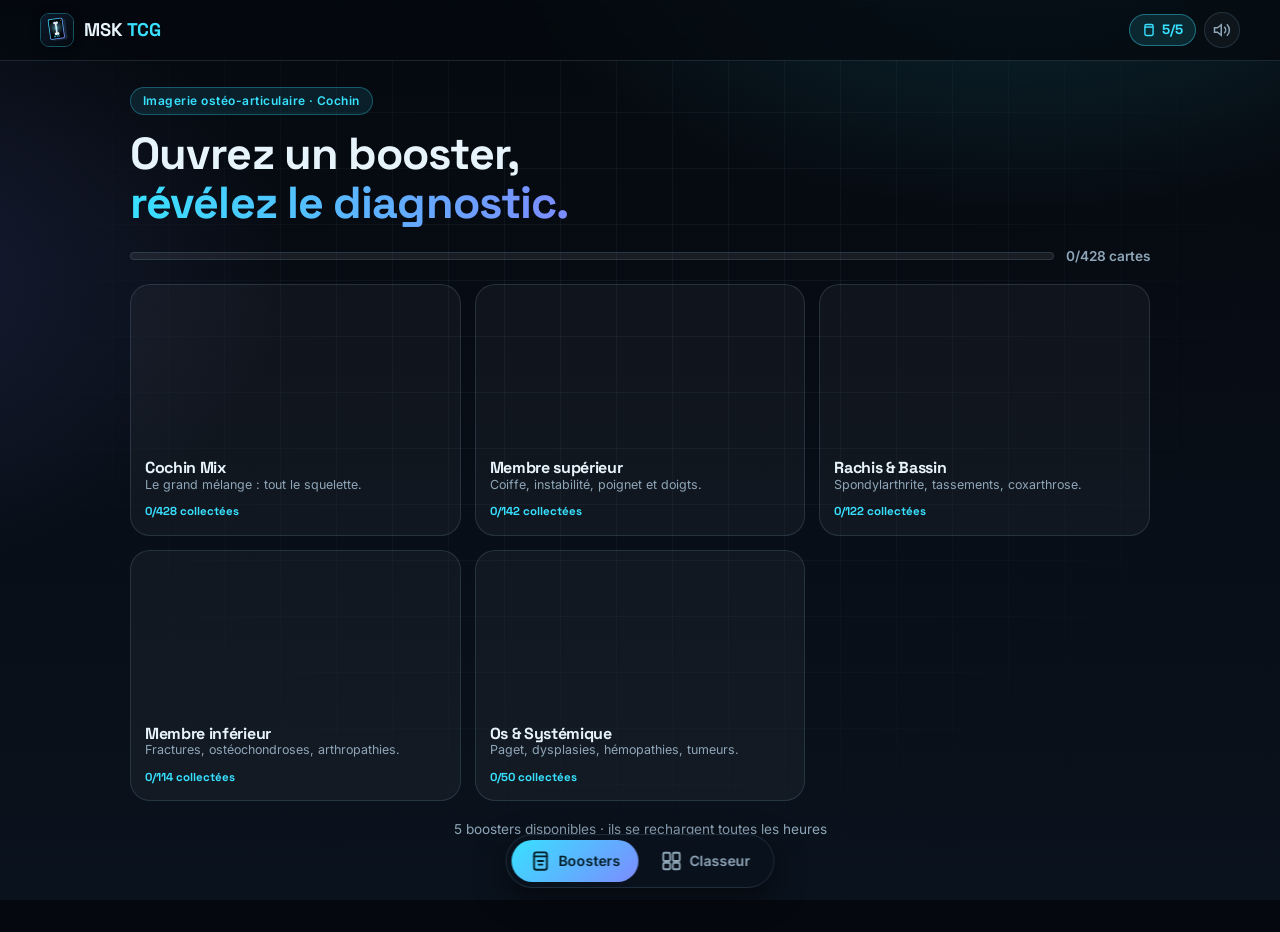
<file: index.html>
<!doctype html>
<html lang="fr">
<head>
  <meta charset="UTF-8" />
  <meta name="viewport" content="width=device-width, initial-scale=1.0, viewport-fit=cover" />
  <meta name="theme-color" content="#05090f" />
  <meta name="apple-mobile-web-app-capable" content="yes" />
  <meta name="mobile-web-app-capable" content="yes" />
  <meta name="apple-mobile-web-app-status-bar-style" content="black-translucent" />
  <meta name="apple-mobile-web-app-title" content="MSK TCG" />
  <meta name="description" content="MSK TCG : ouvrez des boosters d’imagerie musculosquelettique, révélez le diagnostic et complétez votre classeur." />
  <title>MSK TCG — Cochin</title>
  <link rel="icon" type="image/svg+xml" href="assets/icon.svg" />
  <link rel="icon" type="image/png" sizes="192x192" href="assets/icon-192.png" />
  <link rel="apple-touch-icon" sizes="180x180" href="apple-touch-icon.png" />
  <link rel="manifest" href="manifest.webmanifest" />
  <link rel="preconnect" href="https://fonts.googleapis.com" />
  <link rel="preconnect" href="https://fonts.gstatic.com" crossorigin />
  <link href="https://fonts.googleapis.com/css2?family=Inter:wght@400;500;600;700&family=Space+Grotesk:wght@500;600;700&display=swap" rel="stylesheet" />
  <link rel="stylesheet" href="styles.css?v=4" />
</head>
<body>
  <div class="bg-grid" aria-hidden="true"></div>

  <!-- pull-to-refresh: rotating arrow only -->
  <div id="ptr" aria-hidden="true">
    <svg viewBox="0 0 24 24" width="22" height="22" fill="none" stroke="currentColor" stroke-width="2.4" stroke-linecap="round" stroke-linejoin="round"><path d="M21 12a9 9 0 1 1-2.64-6.36"/><path d="M21 3v6h-6"/></svg>
  </div>

  <header class="top">
    <div class="brand">
      <img src="assets/icon.svg" alt="" class="brand-logo" />
      <span class="brand-text">MSK <b>TCG</b></span>
    </div>
    <div class="top-right">
      <div class="pack-counter" id="packCounter" title="Boosters disponibles"></div>
      <button class="icon-btn" id="soundBtn" aria-label="Son"></button>
    </div>
  </header>

  <main id="app">
    <!-- HOME / BOOSTERS -->
    <section class="view" id="view-boosters">
      <div class="hero">
        <span class="eyebrow">Imagerie ostéo-articulaire · Cochin</span>
        <h1>Ouvrez un booster,<br /><span class="grad">révélez le diagnostic.</span></h1>
        <div class="progress-line">
          <div class="progress-bar"><i id="homeProgress"></i></div>
          <span id="homeProgressText"></span>
        </div>
      </div>
      <div class="booster-grid" id="boosterGrid"></div>
      <p class="refill" id="refillText"></p>
    </section>

    <!-- BINDER -->
    <section class="view" id="view-binder" hidden>
      <div class="binder-head">
        <div>
          <h2>Classeur</h2>
          <p class="muted" id="binderCount"></p>
        </div>
        <div class="binder-tools">
          <button class="chip-btn" id="studyBtn" aria-pressed="false" title="Masquer les titres pour réviser">Révision</button>
          <button class="chip-btn" id="gridBtn" title="Taille de la grille">▦</button>
          <a class="chip-btn" href="edit.html" title="Éditer / retirer des cartes" aria-label="Éditer les cartes">✎</a>
        </div>
      </div>
      <div class="chips" id="regionChips"></div>
      <div class="rarity-stats" id="rarityStats"></div>
      <div class="binder-grid" id="binderGrid"></div>
    </section>
  </main>

  <nav class="bottom-nav">
    <button data-view="boosters" class="active">
      <svg viewBox="0 0 24 24" width="22" height="22" fill="none" stroke="currentColor" stroke-width="2" stroke-linecap="round" stroke-linejoin="round"><rect x="5" y="2.5" width="14" height="19" rx="2.5"/><path d="M5 7h14M9 12h6M10 16h4"/></svg>
      <span>Boosters</span>
    </button>
    <button data-view="binder">
      <svg viewBox="0 0 24 24" width="22" height="22" fill="none" stroke="currentColor" stroke-width="2" stroke-linecap="round" stroke-linejoin="round"><rect x="3" y="3" width="7.5" height="9" rx="1.5"/><rect x="13.5" y="3" width="7.5" height="9" rx="1.5"/><rect x="3" y="14" width="7.5" height="7" rx="1.5"/><rect x="13.5" y="14" width="7.5" height="7" rx="1.5"/></svg>
      <span>Classeur</span>
    </button>
  </nav>

  <!-- OPENING STAGE (fullscreen, single viewport) -->
  <div class="stage" id="stage" hidden>
    <div class="stage-rays" id="stageRays"></div>
    <button class="stage-close" id="stageClose" aria-label="Fermer">✕</button>
    <div class="stage-step" id="stageStep"></div>
    <div class="stage-body" id="stageBody"></div>
    <div class="stage-foot" id="stageFoot"></div>
  </div>

  <!-- INSPECT MODAL -->
  <div class="modal" id="modal" hidden>
    <div class="modal-card" id="modalCard"></div>
    <button class="modal-close" id="modalClose" aria-label="Fermer">✕</button>
    <button class="modal-nav prev" id="modalPrev" aria-label="Carte précédente" hidden>‹</button>
    <button class="modal-nav next" id="modalNext" aria-label="Carte suivante" hidden>›</button>
  </div>

  <script src="data/embedded_data.js?v=3"></script>
  <script src="deck.js?v=1"></script>
  <script src="app.js?v=4"></script>
</body>
</html>
</file>
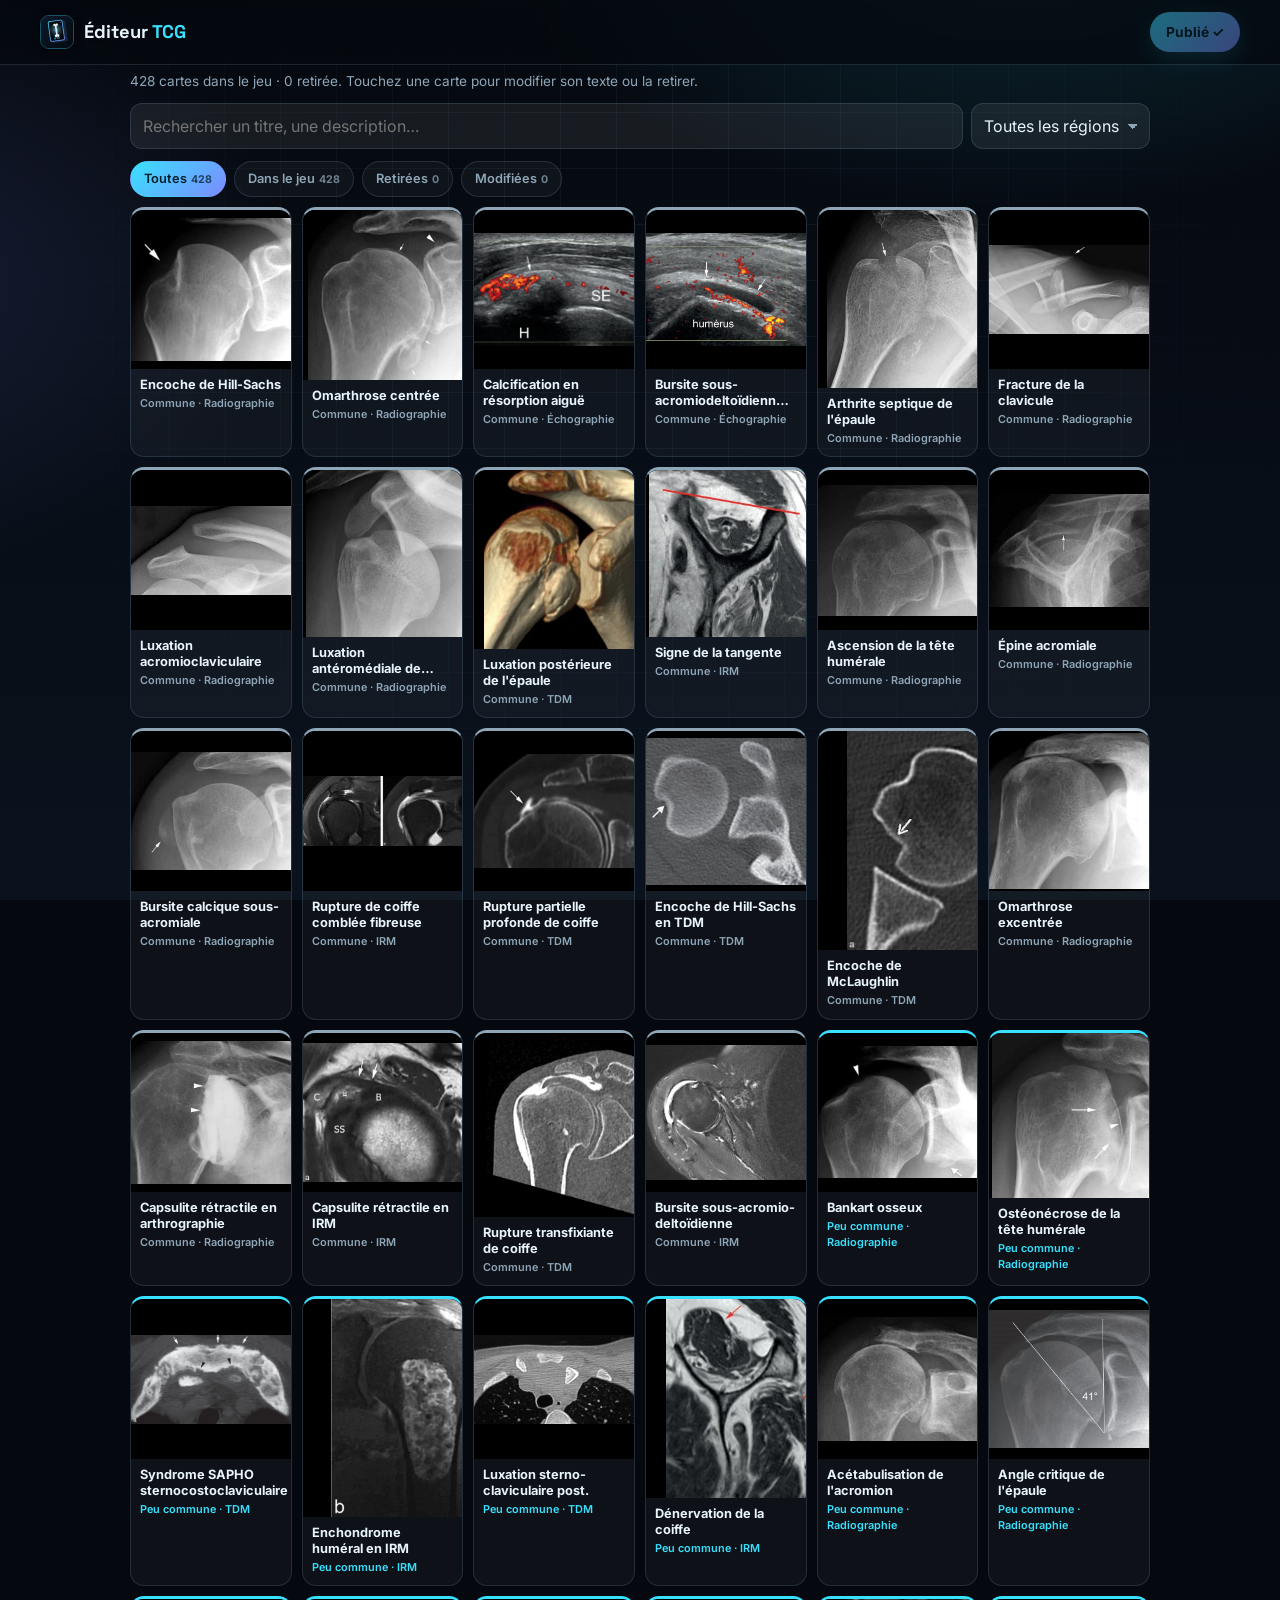
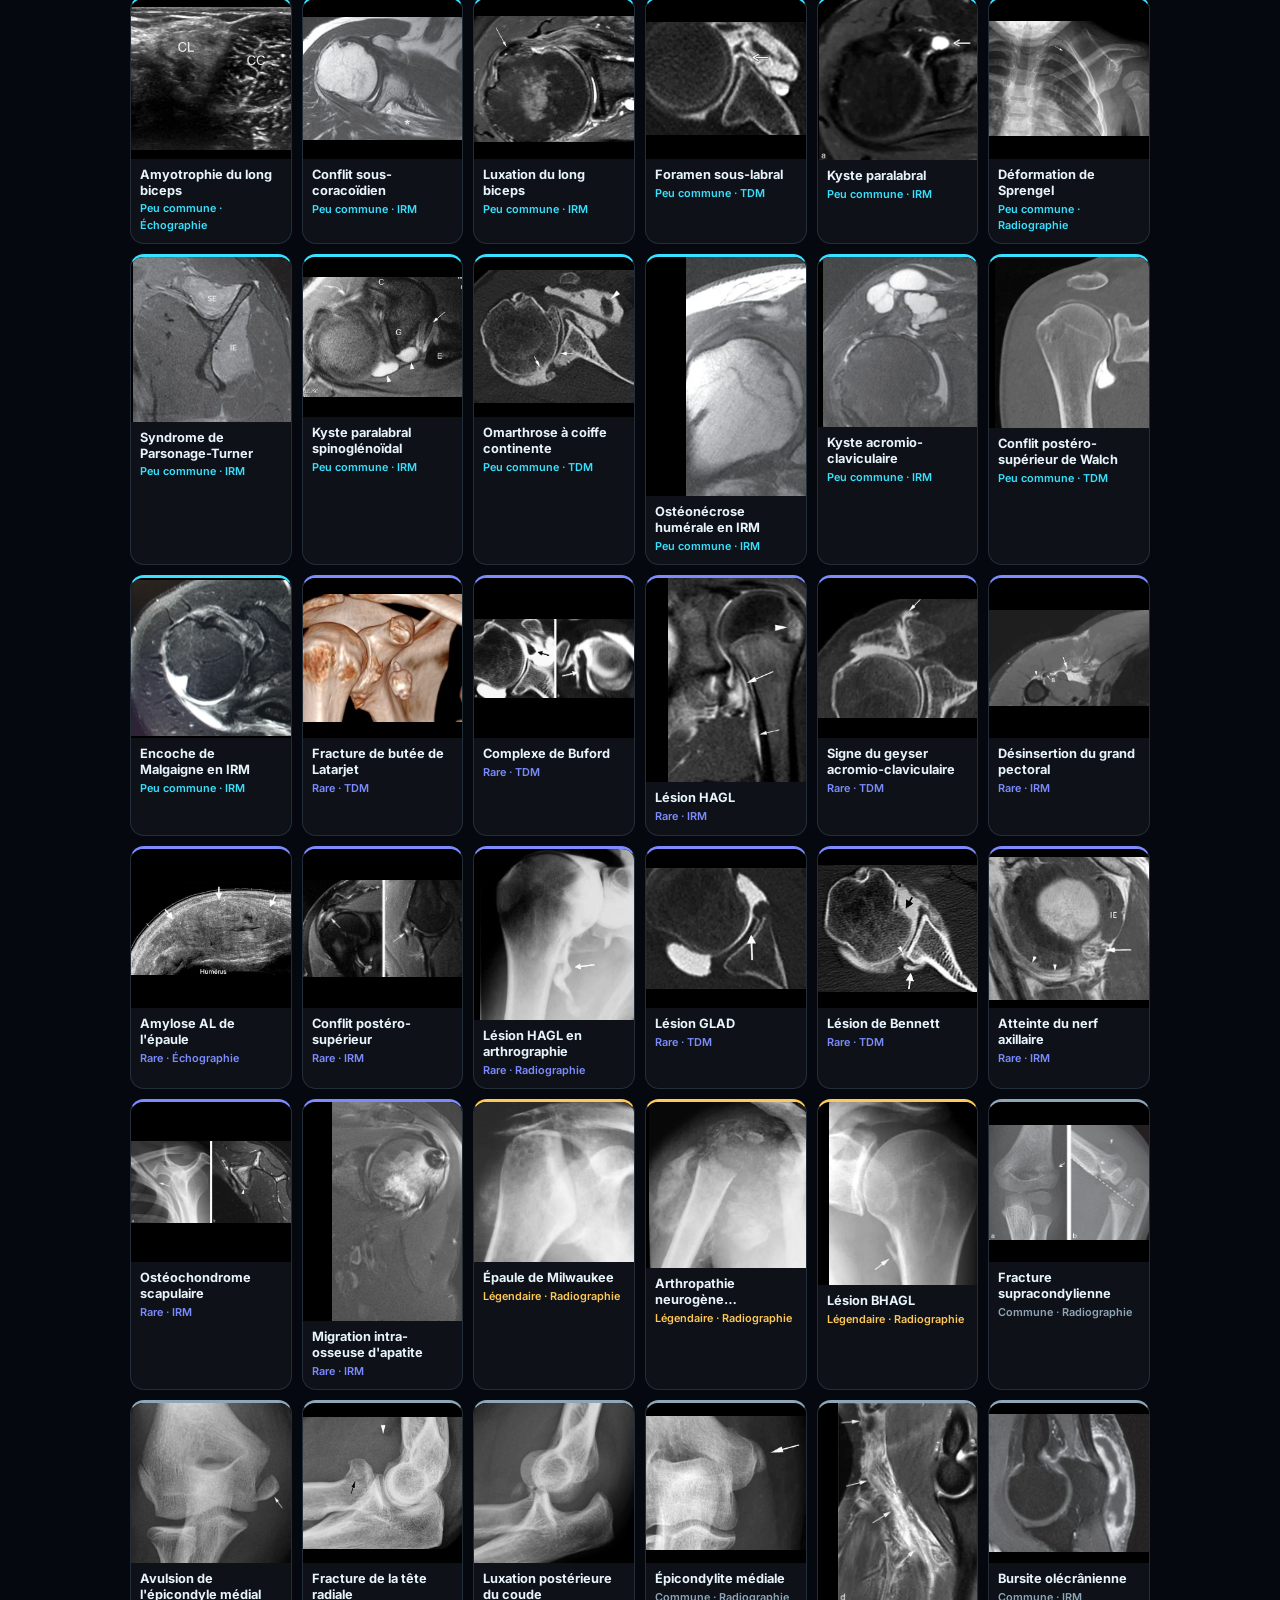
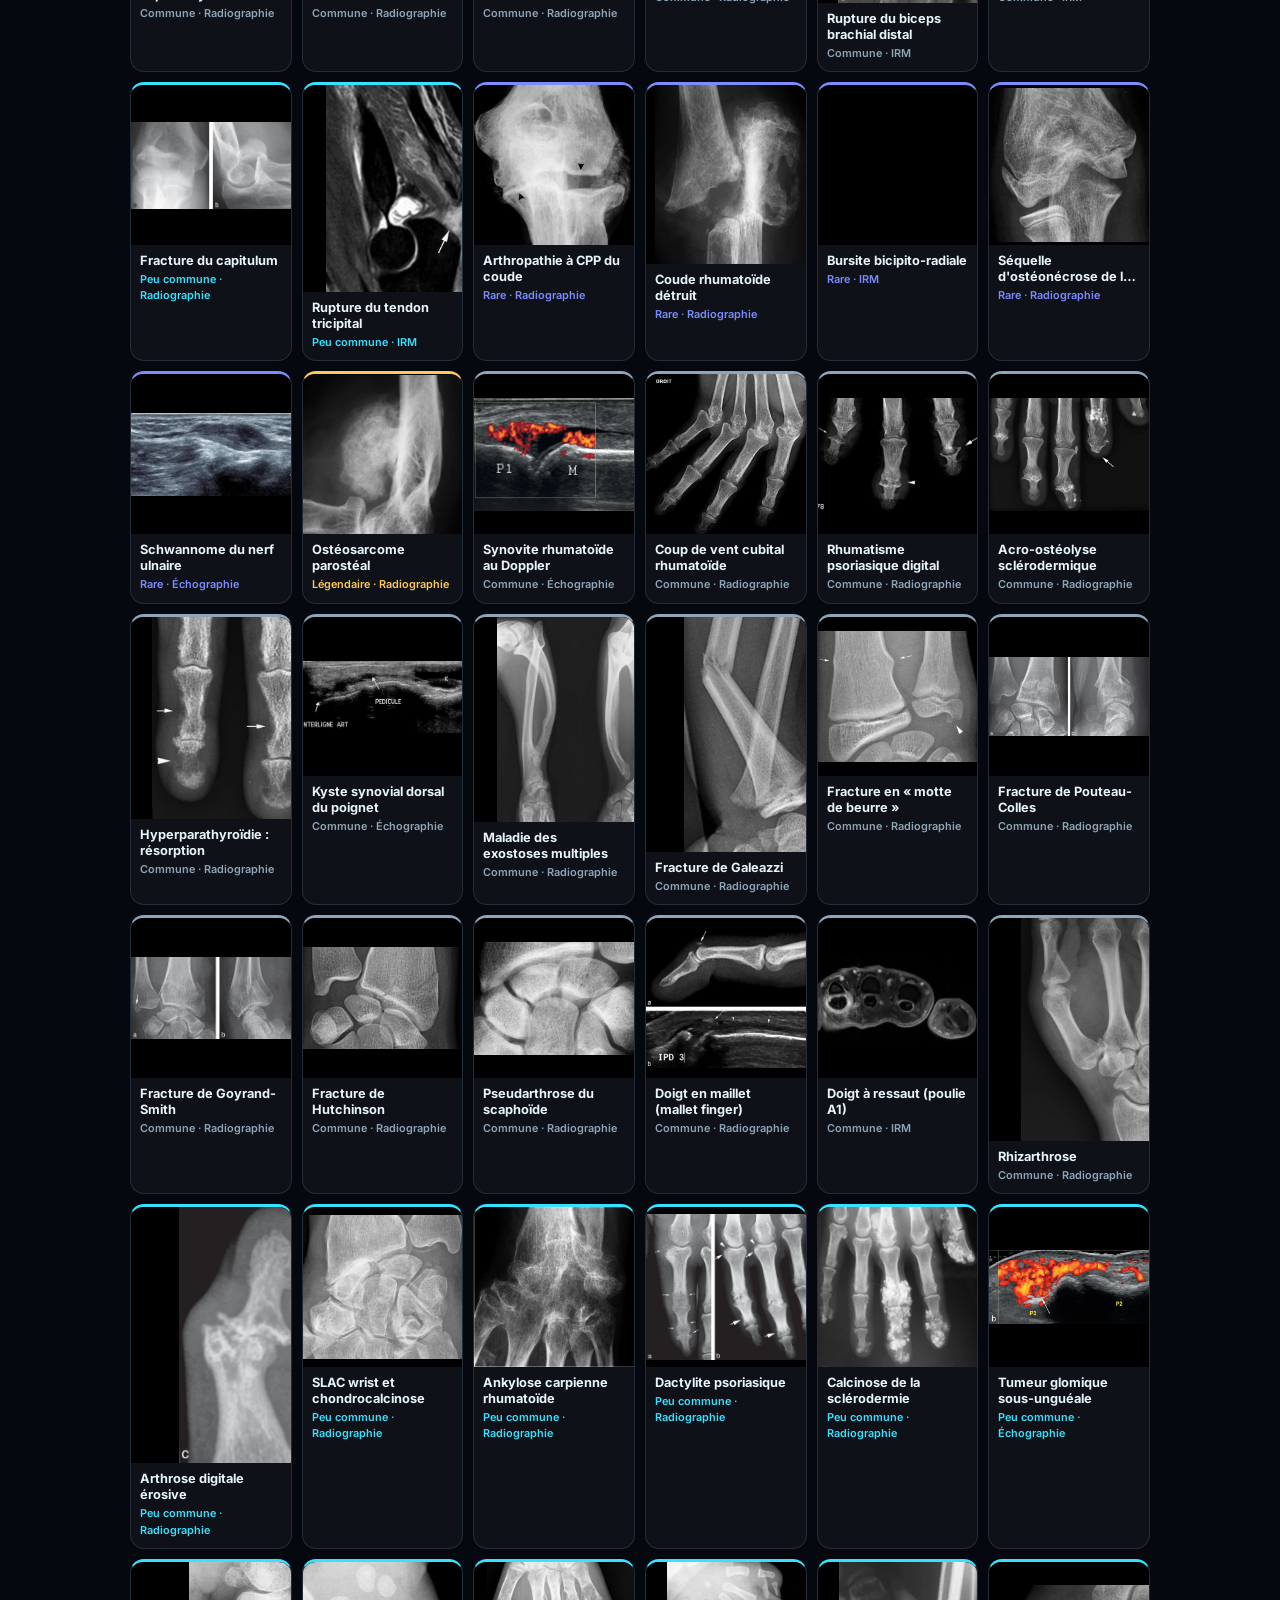
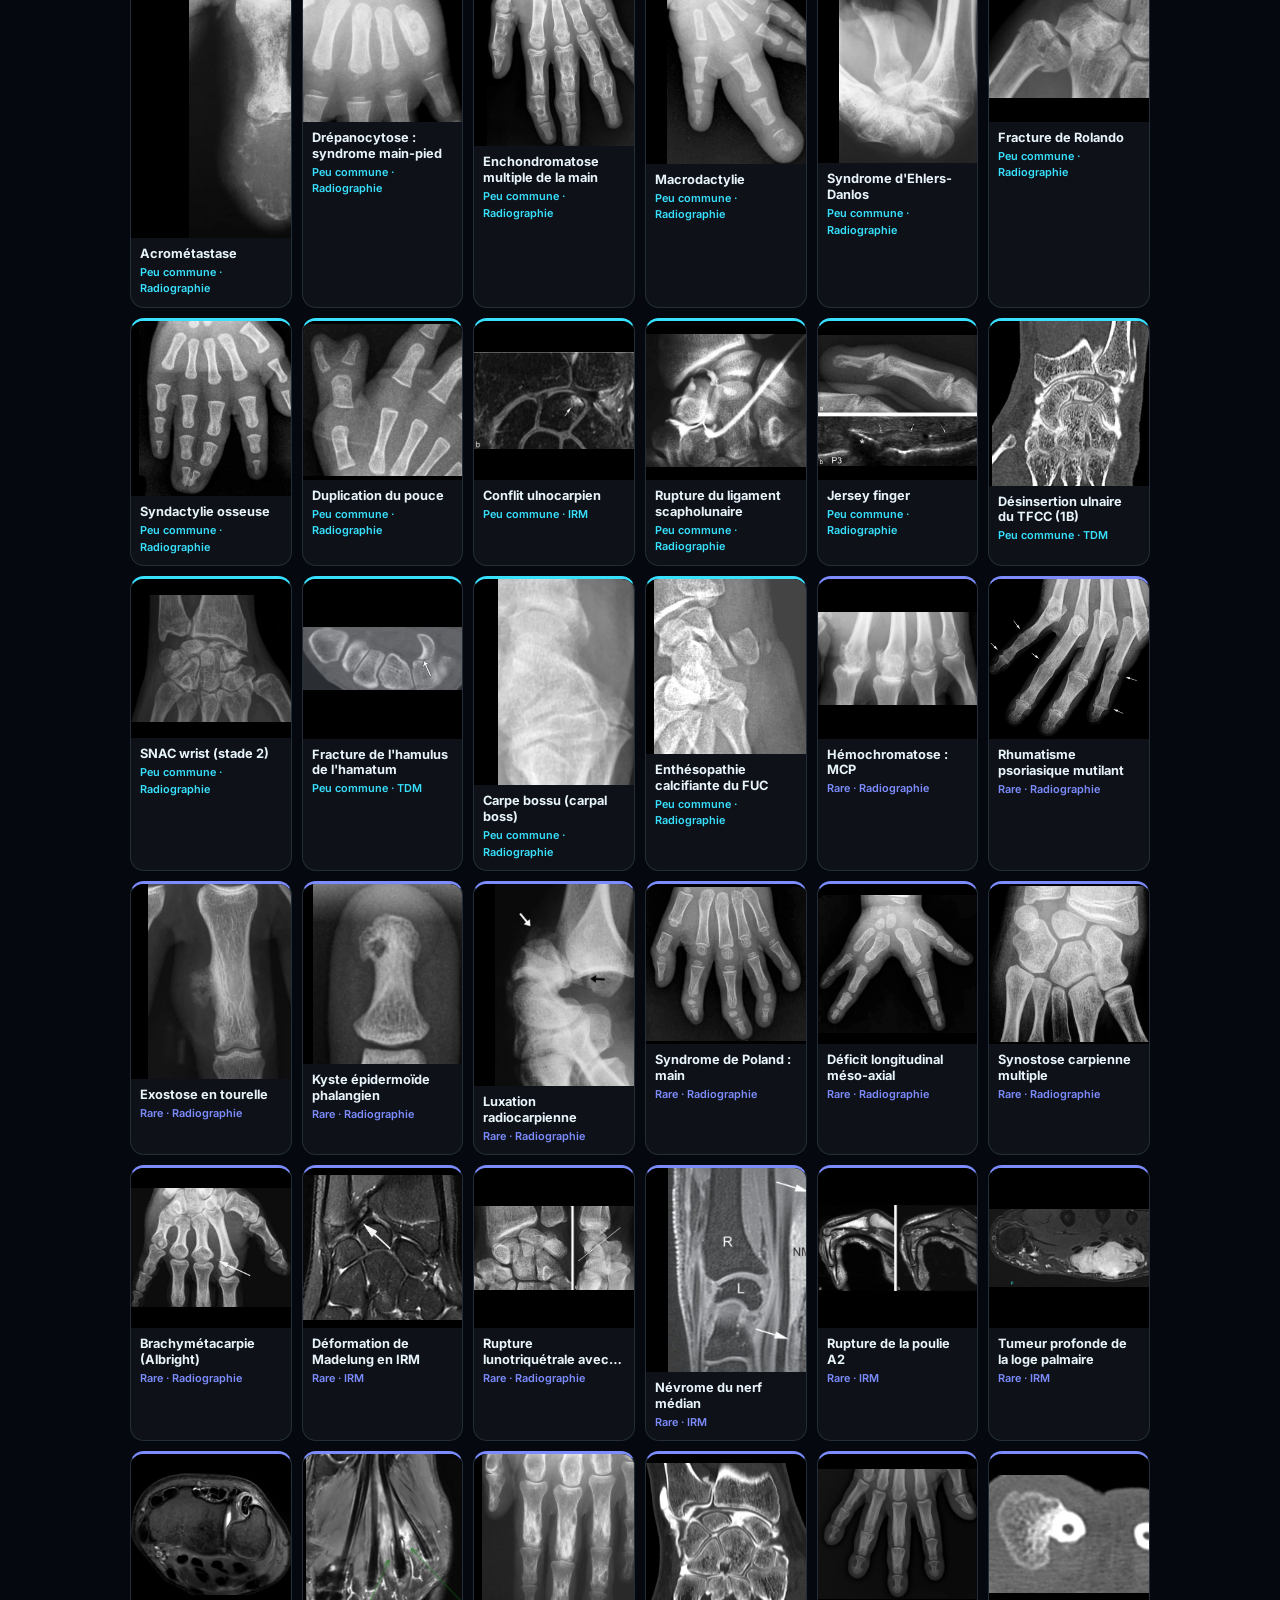
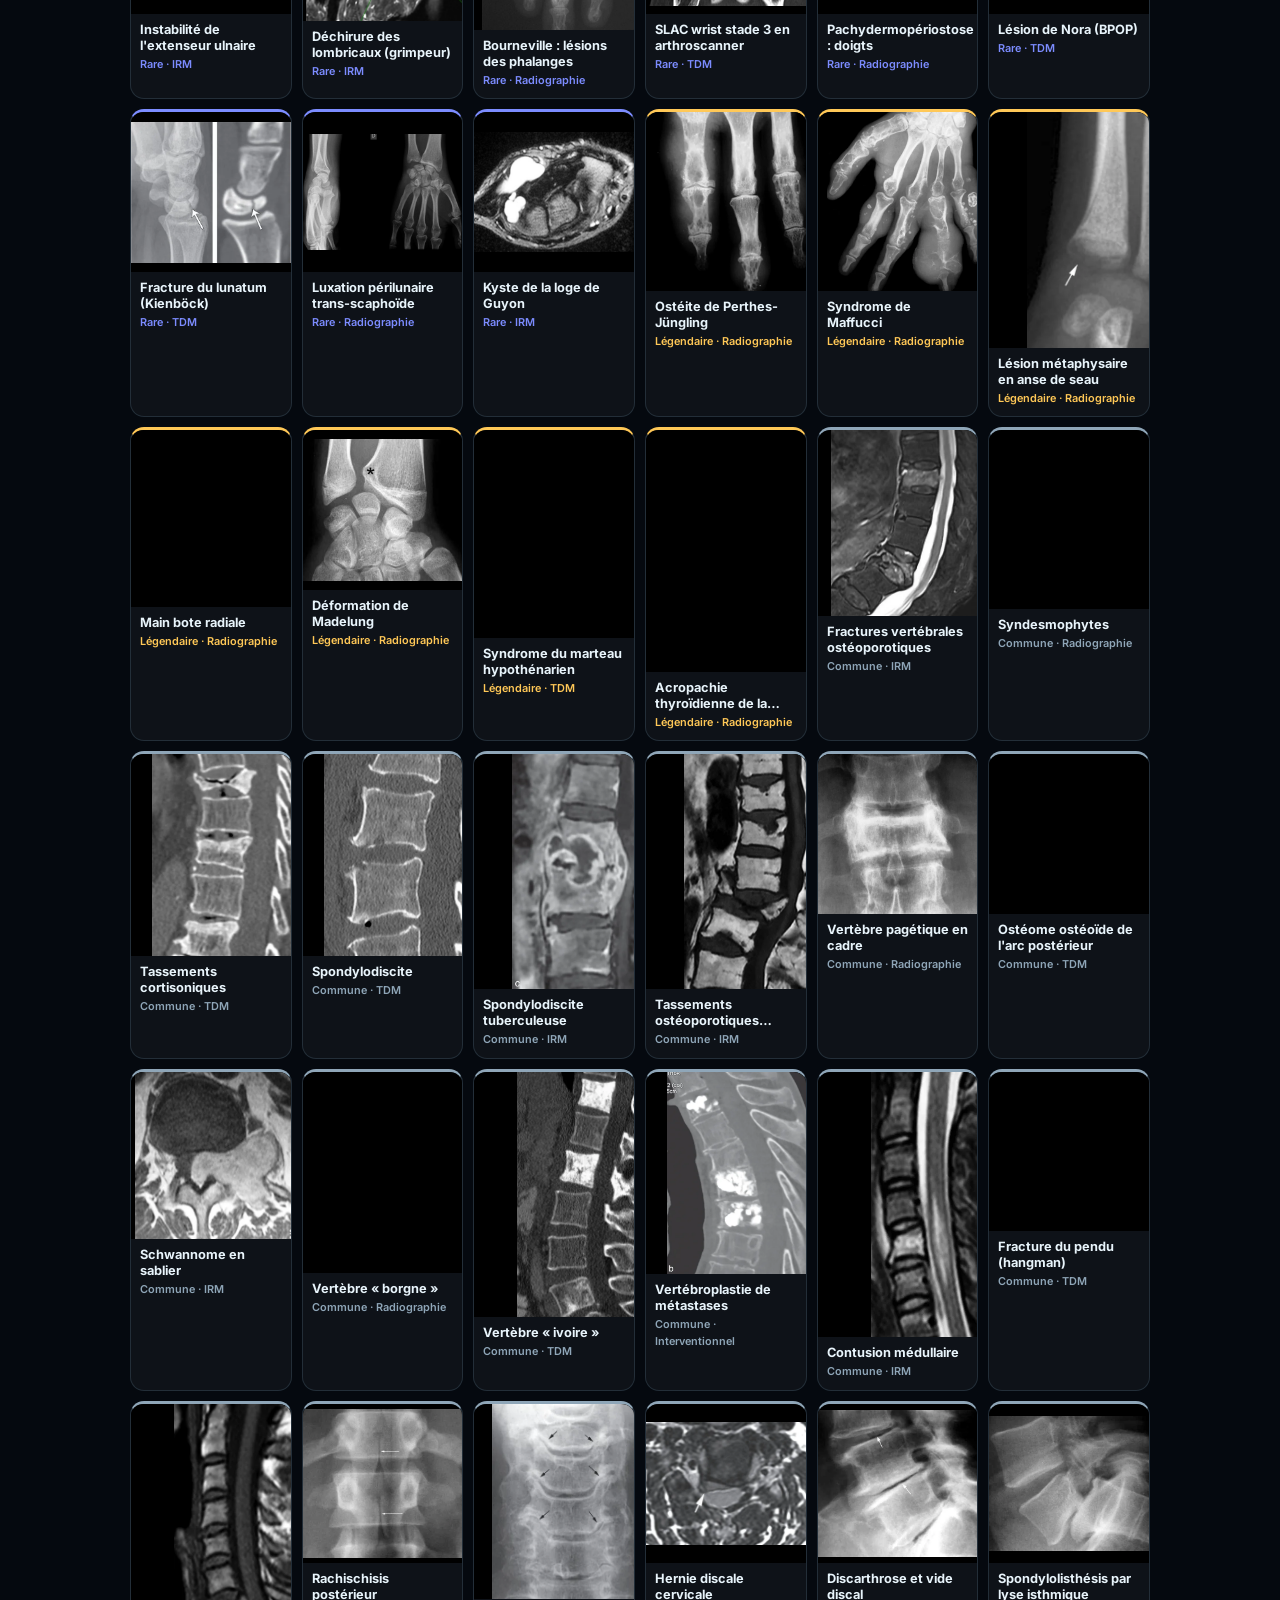
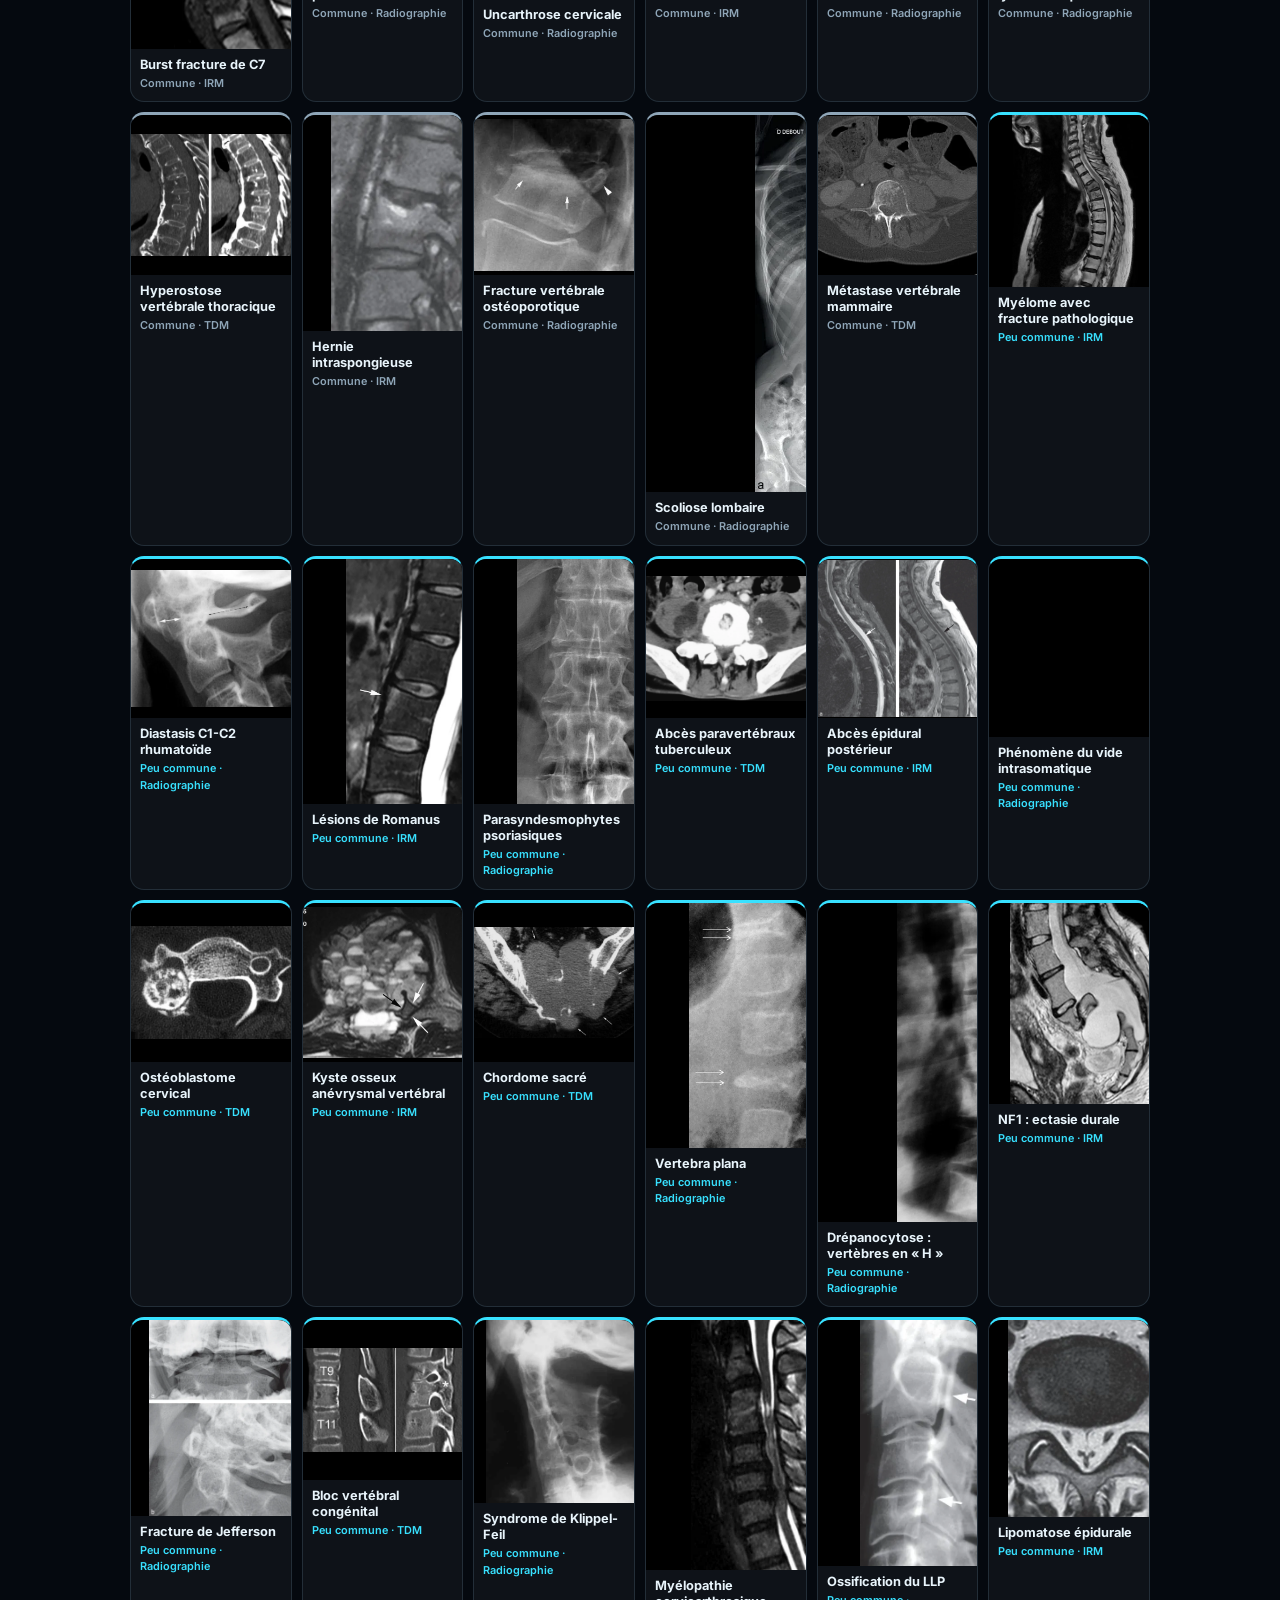
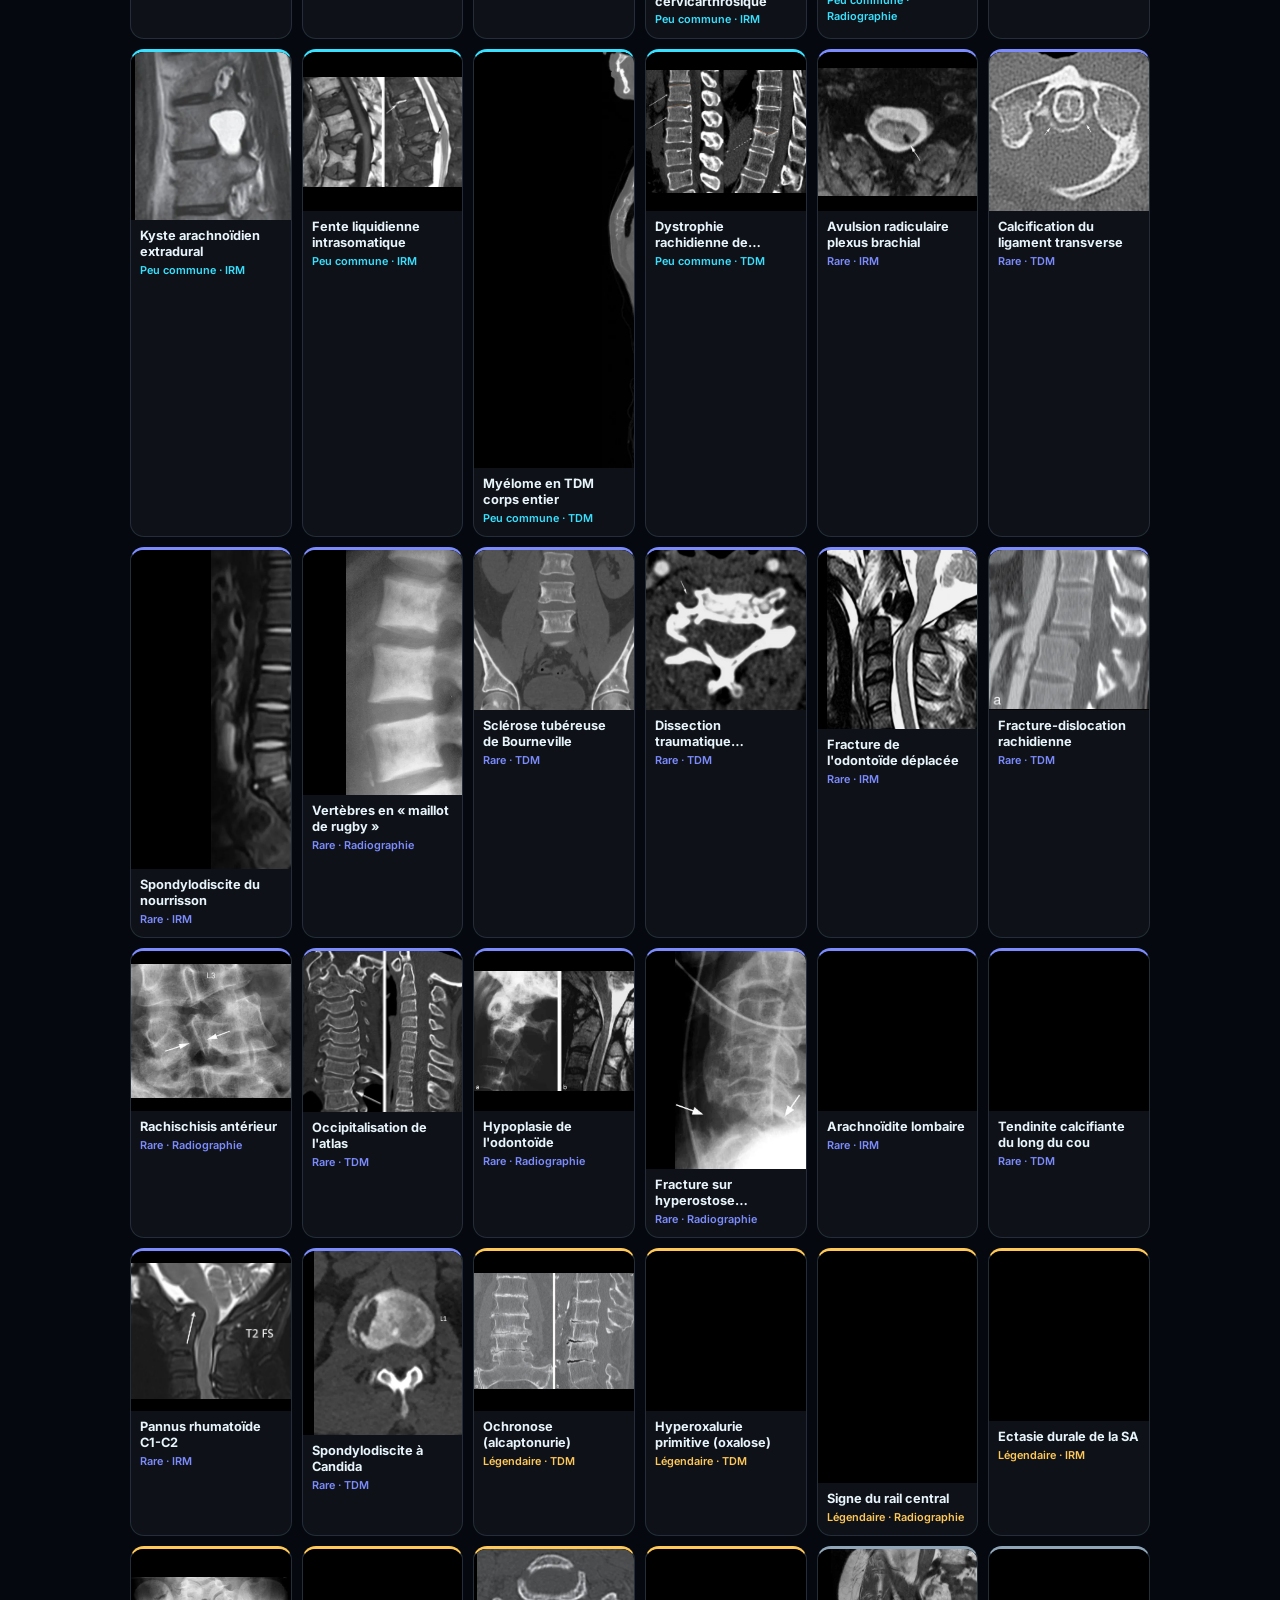
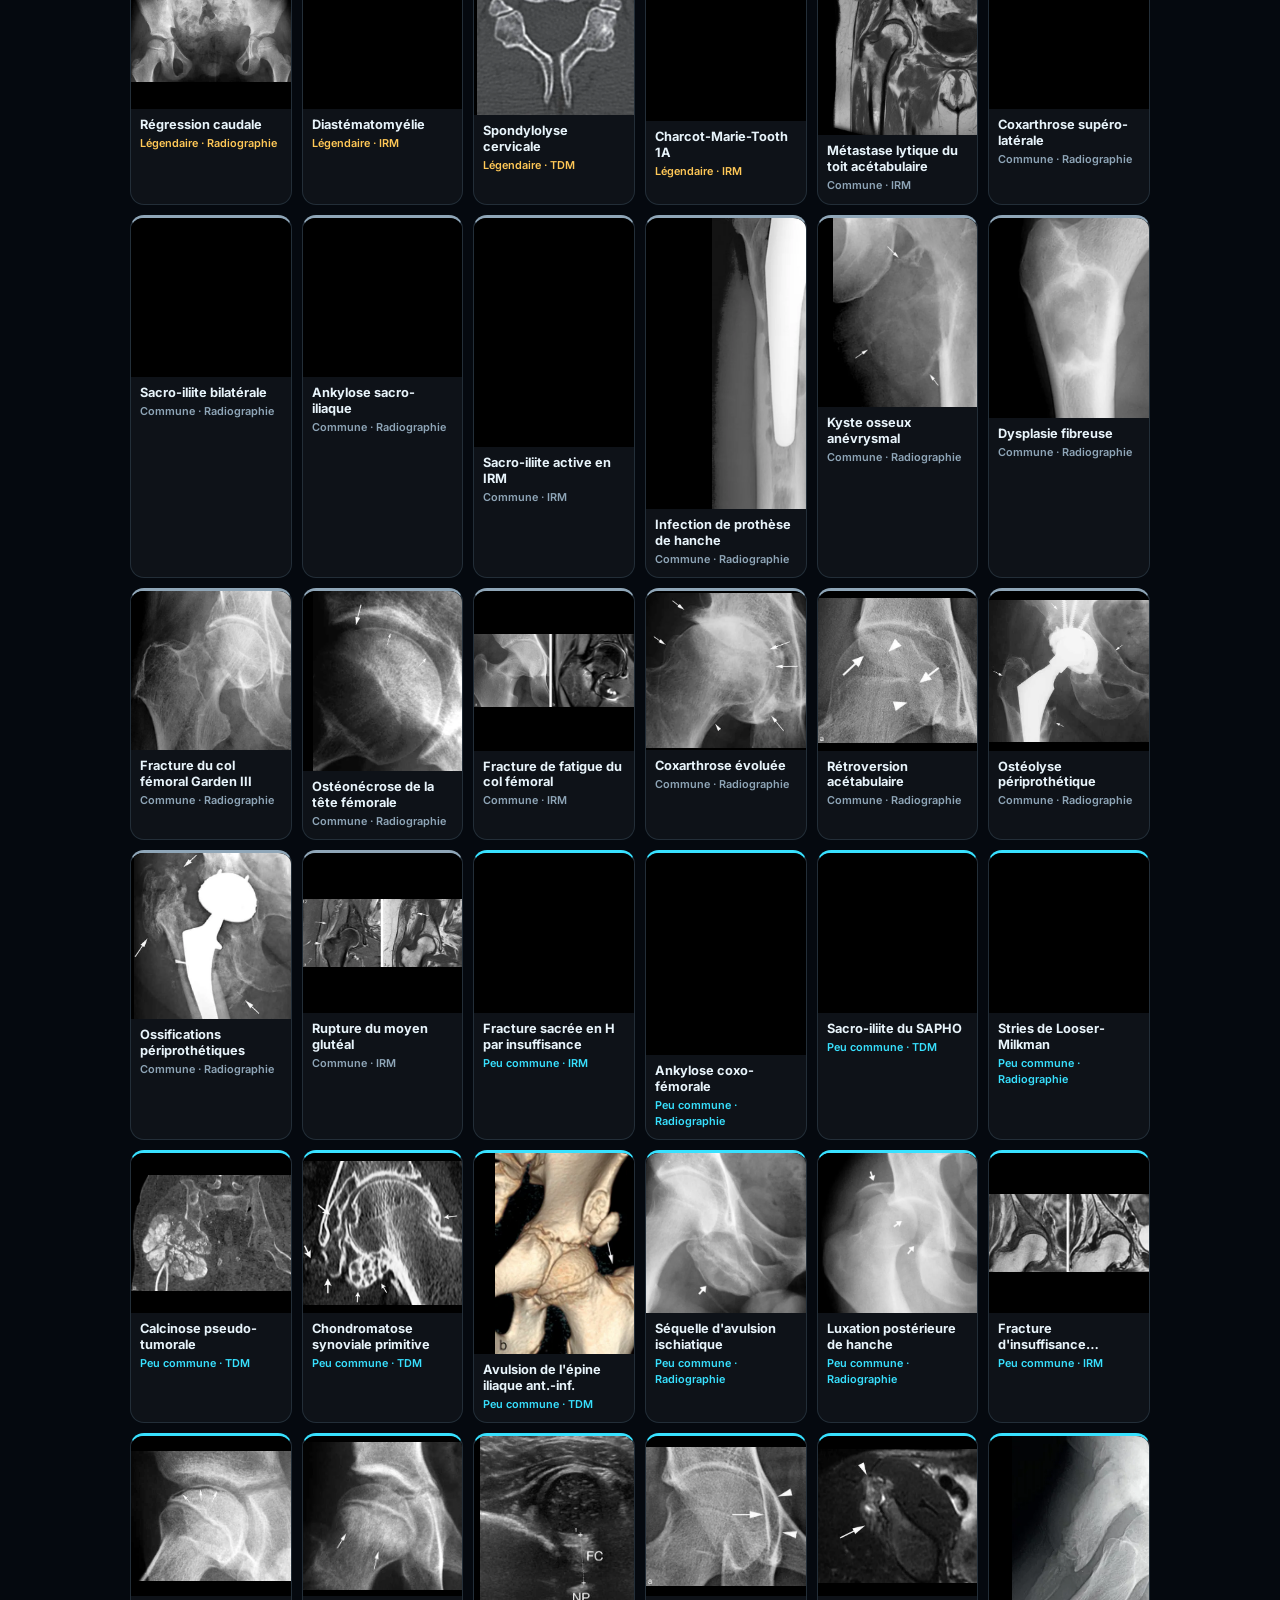
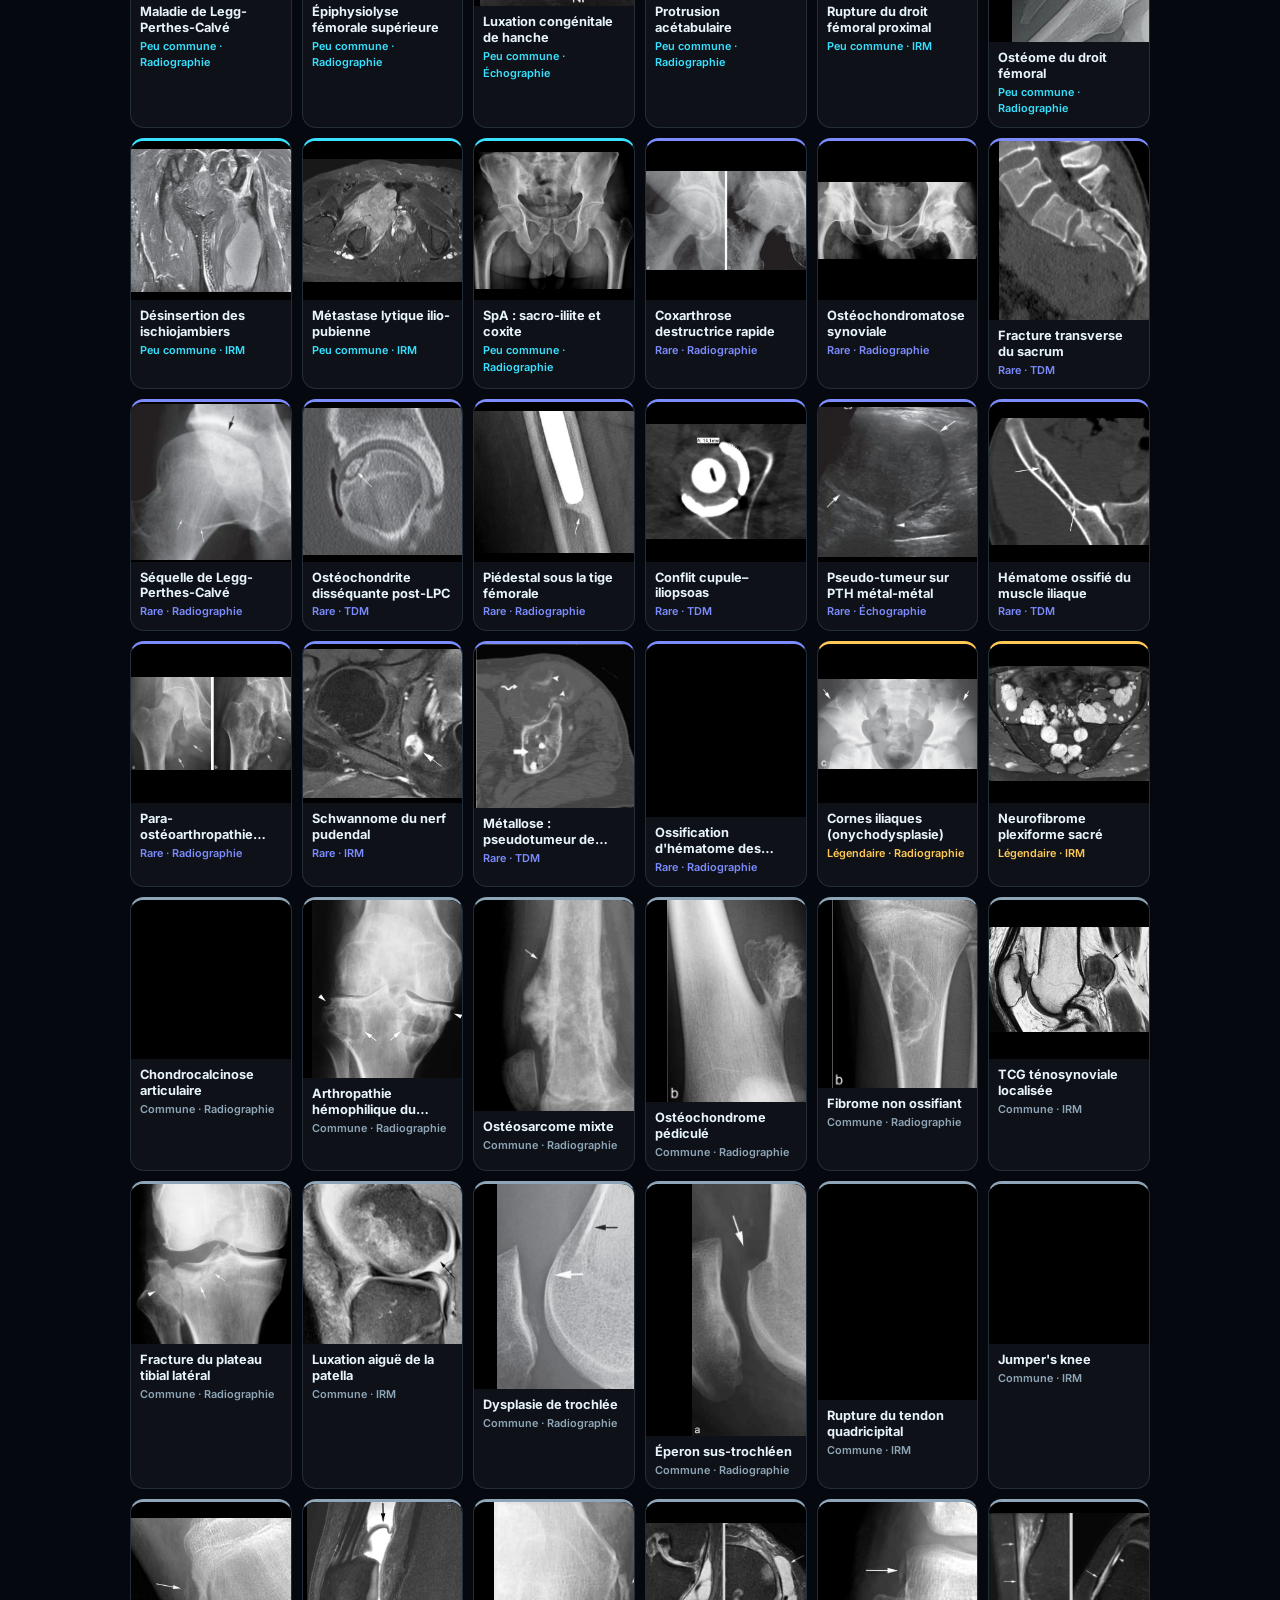
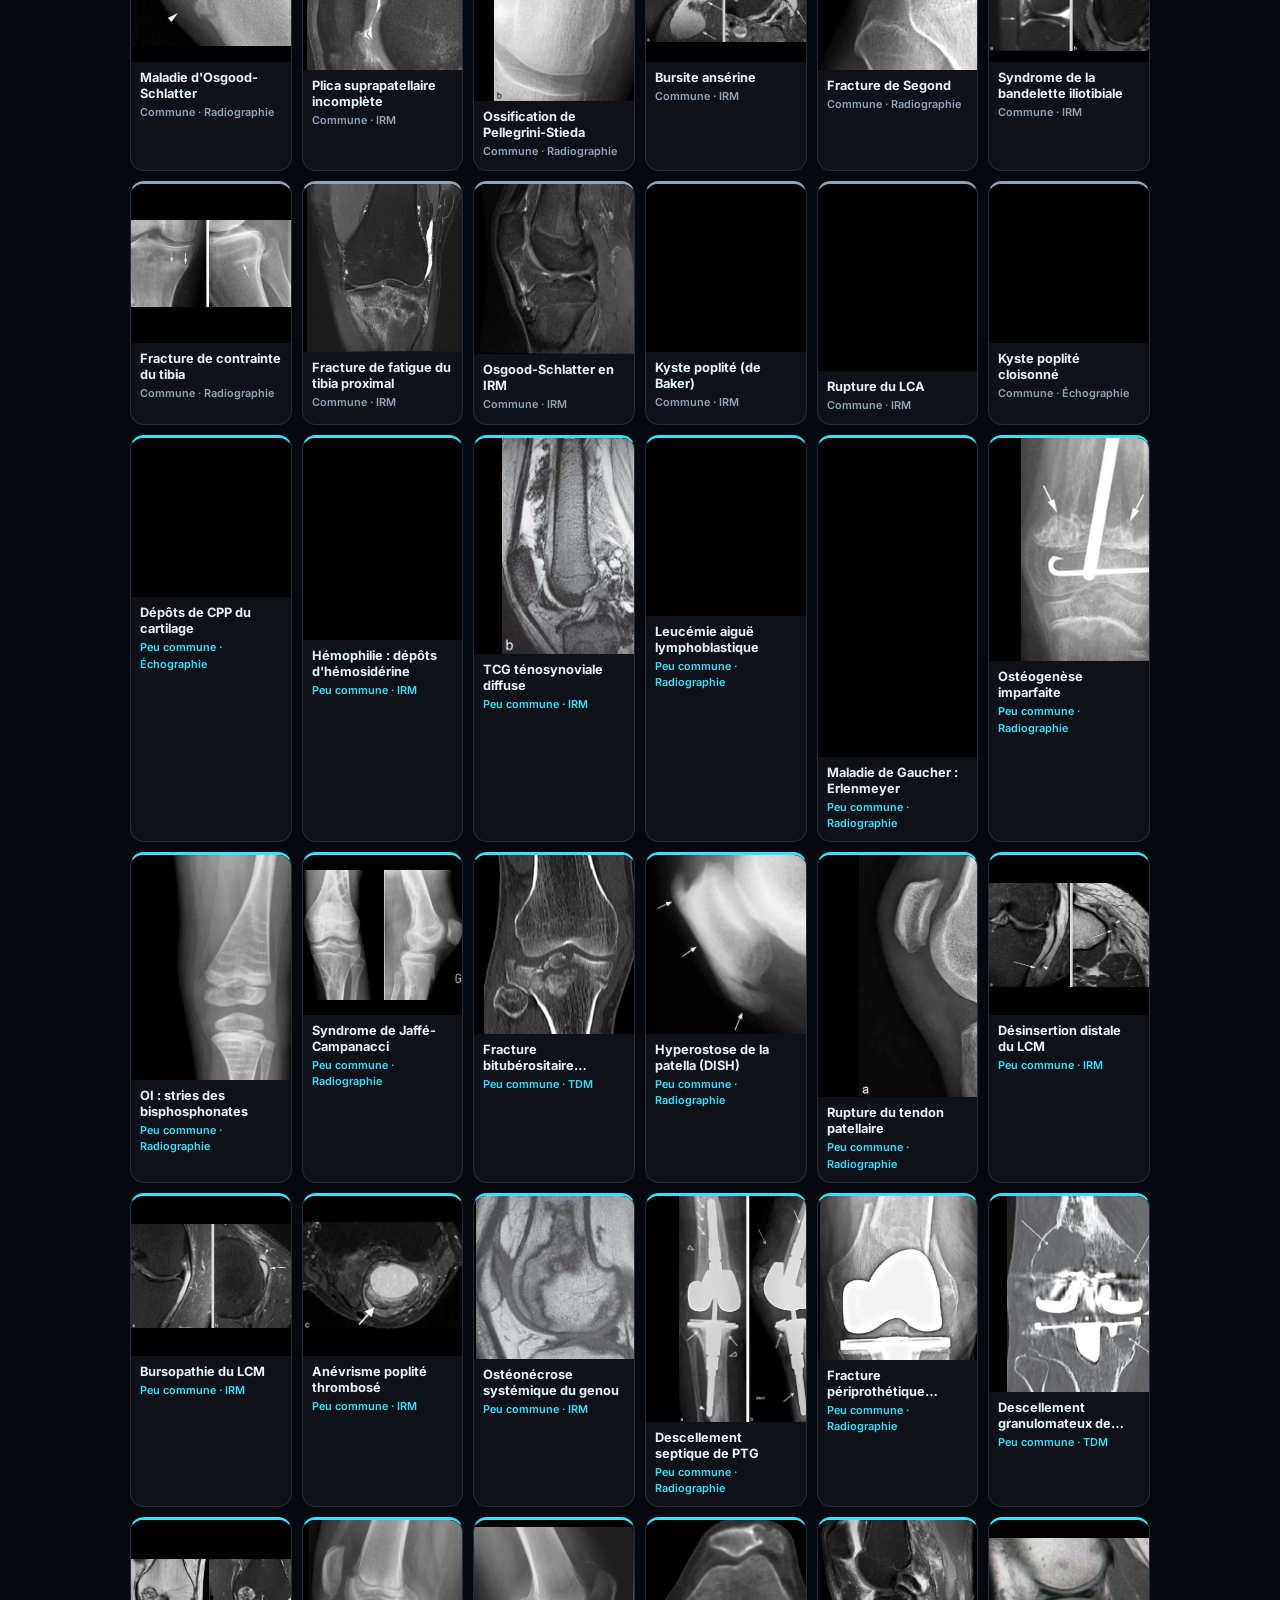
<file: edit.html>
<!doctype html>
<html lang="fr">
<head>
  <meta charset="UTF-8" />
  <meta name="viewport" content="width=device-width, initial-scale=1.0, viewport-fit=cover" />
  <meta name="theme-color" content="#05090f" />
  <meta name="apple-mobile-web-app-capable" content="yes" />
  <meta name="apple-mobile-web-app-status-bar-style" content="black-translucent" />
  <meta name="robots" content="noindex" />
  <title>Éditeur — MSK TCG</title>
  <link rel="icon" type="image/svg+xml" href="assets/icon.svg" />
  <link rel="apple-touch-icon" sizes="180x180" href="apple-touch-icon.png" />
  <link rel="preconnect" href="https://fonts.googleapis.com" />
  <link rel="preconnect" href="https://fonts.gstatic.com" crossorigin />
  <link href="https://fonts.googleapis.com/css2?family=Inter:wght@400;500;600;700&family=Space+Grotesk:wght@500;600;700&display=swap" rel="stylesheet" />
  <link rel="stylesheet" href="styles.css?v=4" />
  <link rel="stylesheet" href="edit.css?v=1" />
</head>
<body class="editor">
  <div class="bg-grid" aria-hidden="true"></div>

  <div id="ptr" aria-hidden="true">
    <svg viewBox="0 0 24 24" width="22" height="22" fill="none" stroke="currentColor" stroke-width="2.4" stroke-linecap="round" stroke-linejoin="round"><path d="M21 12a9 9 0 1 1-2.64-6.36"/><path d="M21 3v6h-6"/></svg>
  </div>

  <header class="top">
    <a class="brand" href="./" title="Retour au jeu">
      <img src="assets/icon.svg" alt="" class="brand-logo" />
      <span class="brand-text">Éditeur <b>TCG</b></span>
    </a>
    <div class="top-right">
      <button class="btn publish" id="publishBtn" disabled>Publier</button>
    </div>
  </header>

  <main>
    <p class="ed-intro muted" id="edIntro"></p>
    <div class="ed-tools">
      <input type="search" id="edSearch" class="ed-input" placeholder="Rechercher un titre, une description…" autocomplete="off" />
      <select id="edRegion" class="ed-input ed-select" aria-label="Région"></select>
    </div>
    <div class="chips" id="edFilters"></div>
    <div class="ed-grid" id="edGrid"></div>
  </main>

  <!-- card editor sheet -->
  <div class="ed-sheet" id="edSheet" hidden>
    <div class="ed-sheet-panel" role="dialog" aria-modal="true" aria-labelledby="edSheetTitle">
      <div class="ed-sheet-head">
        <span class="ed-num" id="edSheetTitle"></span>
        <button class="icon-btn" id="edClose" aria-label="Fermer">✕</button>
      </div>
      <div class="ed-sheet-scroll">
        <div class="ed-img"><img id="edImg" alt="" /></div>
        <p class="ed-source muted" id="edSource"></p>
        <label class="ed-label">Titre <small id="edTitleCount"></small>
          <input class="ed-input" id="edTitle" maxlength="60" />
        </label>
        <label class="ed-label">Description <small id="edDescCount"></small>
          <textarea class="ed-input" id="edDesc" rows="3" maxlength="200"></textarea>
        </label>
        <div class="ed-label">Rareté
          <div class="ed-seg" id="edRarity"></div>
        </div>
        <div class="ed-row">
          <label class="ed-label">Région <select class="ed-input ed-select" id="edRegionSel"></select></label>
          <label class="ed-label">Modalité <select class="ed-input ed-select" id="edModality"></select></label>
        </div>
        <div class="ed-actions">
          <button class="btn ghost danger" id="edHide"></button>
          <button class="btn ghost" id="edRevert">Restaurer l’original</button>
        </div>
      </div>
    </div>
  </div>

  <!-- GitHub token setup (stored only on this device) -->
  <div class="ed-sheet" id="tokenSheet" hidden>
    <div class="ed-sheet-panel">
      <div class="ed-sheet-head">
        <span class="ed-num">Publier sur GitHub</span>
        <button class="icon-btn" id="tokenClose" aria-label="Fermer">✕</button>
      </div>
      <div class="ed-sheet-scroll ed-help">
        <p>Pour publier, cet appareil a besoin d’un <b>jeton GitHub</b> limité au dépôt <code>msk-tcg</code>. Il est enregistré uniquement sur cet appareil, jamais dans le code.</p>
        <ol>
          <li>Ouvrir <a href="https://github.com/settings/personal-access-tokens/new" target="_blank" rel="noopener">github.com → nouveau jeton (fine-grained)</a></li>
          <li><b>Repository access</b> : <i>Only select repositories</i> → <code>msk-tcg</code></li>
          <li><b>Permissions → Contents</b> : <i>Read and write</i></li>
          <li>Générer, copier le jeton et le coller ici :</li>
        </ol>
        <input class="ed-input" id="tokenInput" type="password" autocomplete="off" placeholder="github_pat_…" />
        <p class="ed-err" id="tokenErr"></p>
        <div class="ed-actions">
          <button class="btn" id="tokenSave">Enregistrer et publier</button>
        </div>
      </div>
    </div>
  </div>

  <div class="ed-toast" id="edToast" hidden></div>

  <script src="data/embedded_data.js?v=3"></script>
  <script src="deck.js?v=1"></script>
  <script src="editor.js?v=1"></script>
</body>
</html>
</file>
<file: styles.css>
:root {
  --bg: #05090f;
  --bg-2: #0a121d;
  --panel: rgba(255, 255, 255, 0.04);
  --panel-2: rgba(255, 255, 255, 0.07);
  --line: rgba(160, 220, 255, 0.14);
  --text: #e8f4fb;
  --muted: #8fa6b8;
  --cyan: #38e1ff;
  --violet: #7c8cff;
  --gold: #ffc857;
  --good: #34d399;
  --bad: #fb7185;
  --radius: 20px;
  --font: 'Inter', system-ui, sans-serif;
  --display: 'Space Grotesk', 'Inter', system-ui, sans-serif;
  --sat: env(safe-area-inset-top, 0px);
  --sab: env(safe-area-inset-bottom, 0px);
  --nav-h: 64px;
}

* { box-sizing: border-box; margin: 0; padding: 0; }
html { overflow-x: clip; -webkit-tap-highlight-color: transparent; -webkit-text-size-adjust: 100%; }
body {
  background: var(--bg);
  color: var(--text);
  font-family: var(--font);
  line-height: 1.5;
  -webkit-font-smoothing: antialiased;
  overflow-x: hidden;
  min-height: 100dvh;
}
button { font: inherit; color: inherit; cursor: pointer; border: 0; background: none; touch-action: manipulation; }
h1, h2, h3 { font-family: var(--display); line-height: 1.1; letter-spacing: -0.02em; }
img { -webkit-user-drag: none; user-select: none; }
[hidden] { display: none !important; }
.muted { color: var(--muted); }

/* Pull-to-refresh only on touch devices: desktop trackpad scroll stays untouched */
@media (hover: none) and (pointer: coarse) {
  html, body { overscroll-behavior-y: contain; }
  body * { touch-action: manipulation; }
}

/* animated background — same as QUIZ Cochin MSK */
.bg-grid {
  position: fixed; inset: 0; z-index: -1;
  background:
    radial-gradient(900px 500px at 80% -10%, rgba(56, 225, 255, 0.16), transparent 60%),
    radial-gradient(700px 500px at -10% 30%, rgba(124, 140, 255, 0.14), transparent 60%),
    linear-gradient(var(--bg), var(--bg-2));
}
.bg-grid::after {
  content: ''; position: absolute; inset: 0;
  background-image:
    linear-gradient(rgba(160, 220, 255, 0.05) 1px, transparent 1px),
    linear-gradient(90deg, rgba(160, 220, 255, 0.05) 1px, transparent 1px);
  background-size: 56px 56px;
  mask-image: radial-gradient(ellipse at 50% 30%, #000 20%, transparent 75%);
  -webkit-mask-image: radial-gradient(ellipse at 50% 30%, #000 20%, transparent 75%);
  animation: drift 24s linear infinite;
}
@keyframes drift { to { background-position: 56px 56px; } }

/* pull to refresh */
#ptr {
  position: fixed; left: 50%; top: calc(var(--sat) + 10px); z-index: 200;
  width: 38px; height: 38px; margin-left: -19px; border-radius: 50%;
  display: grid; place-items: center; color: var(--cyan);
  background: rgba(10, 18, 29, 0.92); border: 1px solid var(--line);
  box-shadow: 0 8px 24px rgba(0, 0, 0, 0.45);
  opacity: 0; transform: translateY(-50px); pointer-events: none;
}
#ptr.spin svg { animation: spin 0.8s linear infinite; }
@keyframes spin { to { transform: rotate(360deg); } }

/* top bar */
.top {
  position: sticky; top: 0; z-index: 40;
  display: flex; align-items: center; justify-content: space-between; gap: 12px;
  padding: calc(12px + var(--sat)) clamp(16px, 5vw, 40px) 12px;
  background: rgba(5, 9, 15, 0.72);
  backdrop-filter: blur(14px); -webkit-backdrop-filter: blur(14px);
  border-bottom: 1px solid var(--line);
}
.brand { display: inline-flex; align-items: center; gap: 10px; font-family: var(--display); font-weight: 700; font-size: 1.15rem; }
.brand b { color: var(--cyan); }
.brand-logo { width: 34px; height: 34px; border-radius: 9px; border: 1px solid rgba(56, 225, 255, 0.35); box-shadow: 0 2px 10px rgba(0,0,0,.4); }
.top-right { display: flex; align-items: center; gap: 8px; }
.pack-counter {
  display: inline-flex; align-items: center; gap: 6px;
  padding: 5px 12px; border-radius: 999px;
  font-family: var(--display); font-weight: 700; font-size: 0.85rem;
  color: var(--cyan); background: rgba(56, 225, 255, 0.12); border: 1px solid rgba(56, 225, 255, 0.4);
}
.pack-counter.empty { color: var(--muted); background: var(--panel); border-color: var(--line); }
.icon-btn {
  width: 36px; height: 36px; border-radius: 50%; display: grid; place-items: center;
  background: var(--panel); border: 1px solid var(--line); color: var(--muted);
}

main { padding: 0 clamp(16px, 5vw, 40px) calc(var(--nav-h) + var(--sab) + 28px); max-width: 1100px; margin: 0 auto; }

/* hero */
.hero { padding: 26px 0 18px; }
.eyebrow {
  display: inline-block; padding: 4px 12px; border-radius: 999px; font-size: 0.75rem; font-weight: 600;
  letter-spacing: 0.04em; color: var(--cyan); background: rgba(56, 225, 255, 0.1); border: 1px solid rgba(56, 225, 255, 0.3);
}
.hero h1 { margin-top: 14px; font-size: clamp(1.7rem, 6.5vw, 2.8rem); }
.grad { background: linear-gradient(90deg, var(--cyan), var(--violet)); -webkit-background-clip: text; background-clip: text; color: transparent; }
.progress-line { display: flex; align-items: center; gap: 12px; margin-top: 18px; color: var(--muted); font-size: 0.85rem; font-weight: 600; }
.progress-bar { flex: 1; height: 8px; border-radius: 99px; background: var(--panel-2); overflow: hidden; border: 1px solid var(--line); }
.progress-bar i { display: block; height: 100%; width: 0; background: linear-gradient(90deg, var(--cyan), var(--violet)); border-radius: 99px; transition: width 0.6s ease; }

/* booster tiles */
.booster-grid { display: grid; grid-template-columns: repeat(2, minmax(0, 1fr)); gap: 14px; }
@media (min-width: 760px) { .booster-grid { grid-template-columns: repeat(3, minmax(0, 1fr)); } }
.booster-tile {
  position: relative; text-align: left; border-radius: var(--radius); padding: 14px;
  background: var(--panel); border: 1px solid var(--line);
  display: flex; flex-direction: column; gap: 10px; overflow: hidden;
  transition: transform 0.18s ease, border-color 0.18s ease;
}
.booster-tile:active { transform: scale(0.97); }
.booster-tile:hover { border-color: rgba(56, 225, 255, 0.45); }
.booster-tile.disabled { opacity: 0.55; }
.booster-tile .mini-pack { height: 150px; }
.booster-tile .pack-icons { inset: 13% 10% 22%; padding: 8% 6%; border-radius: 8px; }
.booster-tile .pack-label { bottom: 8%; }
.booster-tile .pack-label span { display: none; }
.booster-tile .pack-label small { font-size: 0.6rem; }
.booster-tile h3 { font-size: 1rem; }
.booster-tile p { font-size: 0.78rem; color: var(--muted); line-height: 1.35; }
.booster-tile .owned { font-size: 0.72rem; font-weight: 700; color: var(--cyan); font-family: var(--display); }
.refill { text-align: center; color: var(--muted); font-size: 0.85rem; margin-top: 18px; min-height: 1.3em; }

/* booster pack art (CSS) */
.pack {
  --c1: var(--cyan); --c2: var(--violet);
  position: relative; width: 100%; height: 100%; border-radius: 14px;
  background:
    radial-gradient(120% 70% at 50% 0%, rgba(255,255,255,0.22), transparent 60%),
    linear-gradient(160deg, var(--c1), var(--c2) 70%, #0a0f1d);
  box-shadow: inset 0 0 0 1px rgba(255,255,255,0.25), 0 10px 30px rgba(0,0,0,0.45);
  overflow: hidden; display: grid; place-items: center;
}
.pack::before { /* crimped edges */
  content: ''; position: absolute; left: 0; right: 0; top: 0; height: 9%;
  background: repeating-linear-gradient(90deg, rgba(255,255,255,0.35) 0 3px, rgba(0,0,0,0.12) 3px 6px);
}
.pack::after {
  content: ''; position: absolute; left: 0; right: 0; bottom: 0; height: 6%;
  background: repeating-linear-gradient(90deg, rgba(255,255,255,0.35) 0 3px, rgba(0,0,0,0.12) 3px 6px);
}
.pack-sheen {
  position: absolute; inset: -40%;
  background: linear-gradient(115deg, transparent 40%, rgba(255,255,255,0.35) 50%, transparent 60%);
  animation: sheen 3.6s ease-in-out infinite;
}
@keyframes sheen { 0% { transform: translateX(-40%); } 60%, 100% { transform: translateX(40%); } }
.pack-icons {
  position: absolute; inset: 14% 11% 25%; border-radius: 12px;
  display: flex; flex-direction: column; align-items: center; justify-content: center; gap: 4%; padding: 7% 6%;
  background: radial-gradient(90% 70% at 50% 40%, rgba(56,225,255,0.18), transparent 70%), rgba(5,9,15,0.82);
  box-shadow: inset 0 0 0 1.5px rgba(255,255,255,0.3), 0 6px 20px rgba(0,0,0,0.45);
}
.pack-icons img { display: block; object-fit: contain; filter: drop-shadow(0 0 10px rgba(56,225,255,0.45)); -webkit-user-drag: none; }
.pack-icons .main { flex: 1.7 1 0; min-height: 0; width: 100%; }
.pack-icons .sub { flex: 1 1 0; min-height: 0; width: 100%; display: flex; justify-content: center; gap: 8%; }
.pack-icons .sub img { flex: 0 1 30%; min-width: 0; height: 100%; }
.pack-icons.n1 .main { flex: 1; }
.pack-label {
  position: absolute; left: 0; right: 0; bottom: 9%; text-align: center; padding: 0 8px;
  font-family: var(--display); font-weight: 700; color: #fff; text-shadow: 0 2px 8px rgba(0,0,0,0.6);
}
.pack-label small { display: block; font-size: 0.62em; letter-spacing: 0.18em; text-transform: uppercase; opacity: 0.85; }
.pack-label span { font-size: 1em; }

/* ---------- CARD ---------- */
.card {
  --rc: #8fa6b8; --rc2: #3c4a58;
  position: relative; aspect-ratio: 5 / 7; width: 100%;
  border-radius: 18px; padding: 5px;
  background: linear-gradient(145deg, var(--rc), var(--rc2) 45%, var(--rc) 100%);
  box-shadow: 0 18px 40px rgba(0, 0, 0, 0.55), 0 0 0 1px rgba(255,255,255,0.06);
  transform-style: preserve-3d;
  transition: transform 0.25s ease, box-shadow 0.3s ease;
  user-select: none; -webkit-user-select: none;
}
.card.r-peu-commune { --rc: #38e1ff; --rc2: #0b4f63; }
.card.r-rare { --rc: #7c8cff; --rc2: #2a2f7a; box-shadow: 0 18px 40px rgba(0,0,0,.55), 0 0 26px rgba(124,140,255,.35); }
.card.r-legendaire { --rc: #ffc857; --rc2: #7a4b05; box-shadow: 0 18px 40px rgba(0,0,0,.55), 0 0 36px rgba(255,200,87,.45); }
.card-inner {
  position: relative; height: 100%; border-radius: 14px; overflow: hidden;
  background: #000; display: flex; flex-direction: column;
}
.card-top {
  position: absolute; z-index: 3; top: 0; left: 0; right: 0;
  display: flex; justify-content: space-between; align-items: center;
  padding: 8px 10px; pointer-events: none;
  background: linear-gradient(rgba(0,0,0,0.65), transparent);
  font-family: var(--display); font-weight: 700; font-size: 0.72rem; letter-spacing: 0.04em;
}
.card-top .num { color: rgba(255,255,255,0.8); }
.card-top .gems { color: var(--rc); text-shadow: 0 0 8px var(--rc); letter-spacing: 0.1em; }
.card-img { flex: 1; min-height: 0; display: grid; place-items: center; background: #000; }
.card-img img { width: 100%; height: 100%; object-fit: contain; display: block; }
.card-info {
  display: grid; grid-template-rows: 0fr; transition: grid-template-rows 0.45s cubic-bezier(0.22, 1, 0.36, 1);
  background: linear-gradient(180deg, rgba(10,18,29,0.96), #070c14);
  border-top: 1px solid transparent;
}
.card-info > div { overflow: hidden; }
.card-info .pad { padding: 12px 14px 14px; }
.card-info h3 { font-size: 1.12rem; color: #fff; }
.card-info p { margin-top: 6px; font-size: 0.86rem; color: #c9d8e4; line-height: 1.4; }
.card-info .tags { margin-top: 9px; display: flex; flex-wrap: wrap; gap: 6px; }
.tag {
  font-size: 0.66rem; font-weight: 700; letter-spacing: 0.03em; padding: 3px 8px; border-radius: 999px;
  color: var(--rc); background: rgba(255,255,255,0.06); border: 1px solid rgba(255,255,255,0.12);
}
.card.revealed .card-info { grid-template-rows: 1fr; border-top-color: var(--rc); }
/* reveal keeps the image size: the card grows instead of squeezing the image */
.card.grow { aspect-ratio: auto; }
.card.grow .card-inner { height: auto; }
.card.grow .card-img { flex: none; height: var(--imgh); }
.card.no-anim .card-info { transition: none; }
.tap-hint {
  position: absolute; z-index: 3; left: 50%; bottom: 14px; transform: translateX(-50%);
  white-space: nowrap; padding: 7px 14px; border-radius: 999px;
  font-size: 0.78rem; font-weight: 700; color: #04202a;
  background: linear-gradient(135deg, var(--cyan), var(--violet));
  box-shadow: 0 6px 18px rgba(56,225,255,0.35);
  animation: pulse 1.6s ease-in-out infinite;
  transition: opacity 0.2s ease;
}
.card.revealed .tap-hint { opacity: 0; pointer-events: none; animation: none; }
@keyframes pulse { 50% { transform: translateX(-50%) scale(1.06); } }

/* holo shine for rare / legendary */
.holo {
  position: absolute; inset: 0; z-index: 2; pointer-events: none; border-radius: 14px; mix-blend-mode: color-dodge; opacity: 0;
  background:
    radial-gradient(circle at var(--px, 50%) var(--py, 50%), rgba(255,255,255,0.35), transparent 45%),
    linear-gradient(115deg, transparent 20%, rgba(56,225,255,0.25) 35%, rgba(124,140,255,0.25) 50%, rgba(255,200,87,0.25) 65%, transparent 80%);
  background-size: 100% 100%, 250% 250%;
  background-position: center, var(--hx, 50%) var(--hy, 50%);
  transition: opacity 0.3s ease;
}
.card.r-rare .holo { opacity: 0.45; }
.card.r-legendaire .holo { opacity: 0.7; }
.card.r-legendaire::before {
  content: ''; position: absolute; inset: -2px; border-radius: 20px; z-index: -1;
  background: conic-gradient(from var(--ang, 0deg), #ffc857, #ff7ab6, #7c8cff, #38e1ff, #34d399, #ffc857);
  filter: blur(8px); opacity: 0.8; animation: rot 4s linear infinite;
}
@property --ang { syntax: '<angle>'; initial-value: 0deg; inherits: false; }
@keyframes rot { to { --ang: 360deg; } }

.new-badge {
  position: absolute; z-index: 5; top: -8px; right: -6px;
  padding: 3px 9px; border-radius: 999px; font-size: 0.66rem; font-weight: 800; letter-spacing: 0.06em;
  color: #04202a; background: var(--good); box-shadow: 0 4px 12px rgba(52,211,153,0.45);
}
.count-badge {
  position: absolute; z-index: 5; bottom: 6px; right: 6px;
  padding: 1px 7px; border-radius: 999px; font-size: 0.66rem; font-weight: 800;
  color: #fff; background: rgba(0,0,0,0.7); border: 1px solid rgba(255,255,255,0.2);
}

/* ---------- STAGE ---------- */
.stage {
  position: fixed; inset: 0; z-index: 100; overflow: hidden;
  display: flex; flex-direction: column; align-items: center;
  padding: calc(var(--sat) + 14px) 16px calc(var(--sab) + 18px);
  background: radial-gradient(120% 80% at 50% 30%, rgba(20, 34, 54, 0.97), rgba(3, 6, 10, 0.99));
  touch-action: none; overscroll-behavior: none;
}
.stage-rays {
  position: absolute; left: 50%; top: 45%; width: 220vmax; height: 220vmax; margin: -110vmax 0 0 -110vmax;
  background: repeating-conic-gradient(from 0deg, rgba(56,225,255,0.08) 0 6deg, transparent 6deg 18deg);
  opacity: 0; transition: opacity 0.6s ease; animation: rays 30s linear infinite; pointer-events: none;
}
.stage-rays.on { opacity: 1; }
.stage-rays.gold { background: repeating-conic-gradient(from 0deg, rgba(255,200,87,0.16) 0 6deg, transparent 6deg 18deg); }
.stage-rays.violet { background: repeating-conic-gradient(from 0deg, rgba(124,140,255,0.13) 0 6deg, transparent 6deg 18deg); }
@keyframes rays { to { transform: rotate(360deg); } }
.stage-close {
  position: absolute; z-index: 5; top: calc(var(--sat) + 12px); right: 14px;
  width: 40px; height: 40px; border-radius: 50%; display: grid; place-items: center;
  background: var(--panel-2); border: 1px solid var(--line); color: var(--text); font-size: 1rem;
}
.stage-step {
  position: relative; z-index: 2; min-height: 40px; display: flex; align-items: center; justify-content: center; gap: 8px;
  font-family: var(--display); font-weight: 700; color: var(--muted); font-size: 0.95rem; text-align: center; padding: 0 52px;
}
.dots { display: flex; gap: 6px; }
.dots i { width: 8px; height: 8px; border-radius: 50%; background: rgba(255,255,255,0.15); }
.dots i.done { background: var(--cyan); }
.dots i.cur { background: #fff; box-shadow: 0 0 10px var(--cyan); }
.stage-body {
  position: relative; z-index: 2; flex: 1; min-height: 0; width: 100%;
  display: flex; align-items: center; justify-content: center; perspective: 1200px;
}
.stage-foot { position: relative; z-index: 2; min-height: 56px; display: flex; align-items: center; justify-content: center; gap: 10px; width: 100%; padding-bottom: 6px; }

.stage-card-wrap {
  width: min(88vw, calc((100dvh - var(--sat) - var(--sab) - 170px) * 0.714), 420px);
  position: relative;
}
.stage-card-wrap .card { cursor: pointer; }
.deal-in { animation: dealIn 0.55s cubic-bezier(0.22, 1, 0.36, 1) both; }
@keyframes dealIn { from { transform: translateY(60vh) rotate(-6deg) scale(0.85); opacity: 0; } }
.fly-out-left { animation: flyL 0.35s ease-in forwards; }
.fly-out-right { animation: flyR 0.35s ease-in forwards; }
@keyframes flyL { to { transform: translateX(-120vw) rotate(-18deg); opacity: 0; } }
@keyframes flyR { to { transform: translateX(120vw) rotate(18deg); opacity: 0; } }
.stack-ghost {
  position: absolute; inset: 0; border-radius: 18px; background: linear-gradient(145deg, #1a2533, #0a121d);
  border: 1px solid var(--line);
}

/* booster in stage */
.stage-pack {
  position: relative;
  width: min(72vw, calc((100dvh - var(--sat) - var(--sab) - 200px) * 0.62), 340px);
  aspect-ratio: 0.62;
  animation: packIn 0.6s cubic-bezier(0.22, 1, 0.36, 1) both;
}
@keyframes packIn { from { transform: scale(0.6) translateY(30px); opacity: 0; } }
.stage-pack .pack { position: absolute; inset: 0; }
.pack-top {
  position: absolute; left: 0; right: 0; top: 0; height: 15%; z-index: 3;
  clip-path: inset(0 round 14px 14px 0 0);
}
.pack-top { overflow: hidden; }
.stage-pack .pack-top .pack { inset: auto; top: 0; left: 0; right: 0; height: calc(100% / 0.15); }
.pack-bottom { position: absolute; inset: 0; z-index: 2; clip-path: inset(15% 0 0 0 round 0 0 14px 14px); }
.tear-zone {
  position: absolute; z-index: 4; left: -6%; right: -6%; top: 5%; height: 20%;
  display: flex; align-items: center; touch-action: none; cursor: grab;
}
.tear-line {
  position: absolute; left: 6%; right: 6%; top: 50%; height: 2px;
  background: repeating-linear-gradient(90deg, rgba(255,255,255,0.9) 0 8px, transparent 8px 14px);
  opacity: 0.85;
}
.tear-progress {
  position: absolute; left: 6%; top: calc(50% - 2px); height: 5px; width: 0; border-radius: 4px;
  background: #fff; box-shadow: 0 0 14px #fff, 0 0 24px var(--cyan);
}
.tear-finger {
  position: absolute; left: 6%; top: 50%; width: 34px; height: 34px; margin: -17px 0 0 -17px; border-radius: 50%;
  background: rgba(255,255,255,0.85); box-shadow: 0 0 0 6px rgba(255,255,255,0.25);
  animation: finger 1.8s ease-in-out infinite; pointer-events: none;
}
@keyframes finger { 0% { transform: translateX(0); opacity: 0; } 15% { opacity: 1; } 80% { opacity: 1; } 100% { transform: translateX(min(60vw, 260px)); opacity: 0; } }
.torn .pack-top { animation: topOff 0.6s cubic-bezier(0.5, 0, 0.75, 0) forwards; }
.torn .pack-bottom { animation: packDown 0.7s 0.25s cubic-bezier(0.5, 0, 0.75, 0) forwards; }
.torn .tear-zone { display: none; }
@keyframes topOff { to { transform: translate(40%, -140%) rotate(22deg); opacity: 0; } }
@keyframes packDown { to { transform: translateY(110vh); } }
.burst {
  position: absolute; left: 50%; top: 12%; width: 10px; height: 10px; margin: -5px; border-radius: 50%;
  box-shadow: 0 0 60px 40px rgba(255,255,255,0.9), 0 0 120px 80px rgba(56,225,255,0.6);
  animation: burst 0.7s ease-out forwards; z-index: 6; pointer-events: none;
}
@keyframes burst { to { transform: scale(6); opacity: 0; } }

.btn {
  display: inline-flex; align-items: center; justify-content: center; gap: 8px;
  padding: 13px 24px; border-radius: 999px; font-weight: 700; font-size: 0.95rem;
  color: #04202a; background: linear-gradient(135deg, var(--cyan), var(--violet));
  box-shadow: 0 8px 24px rgba(56, 225, 255, 0.25);
}
.btn.ghost { color: var(--text); background: var(--panel-2); border: 1px solid var(--line); box-shadow: none; }
.btn:disabled { opacity: 0.45; }
.hint-text { color: var(--muted); font-size: 0.85rem; font-weight: 600; text-align: center; }

/* summary 3 + 2 */
.summary {
  width: min(100%, 560px); display: flex; flex-wrap: wrap; justify-content: center; gap: 10px;
  max-height: 100%; align-content: center;
}
.summary .sum-item {
  position: relative; width: calc((100% - 20px) / 3);
  max-width: calc((100dvh - var(--sat) - var(--sab) - 230px) / 2 * 0.714);
  animation: dealIn 0.5s cubic-bezier(0.22, 1, 0.36, 1) both;
}
.summary .card { padding: 3px; border-radius: 11px; cursor: pointer; }
.summary .card-inner { border-radius: 9px; }
.sum-title { margin-top: 5px; font-size: 0.68rem; font-weight: 600; text-align: center; color: #c9d8e4; line-height: 1.2;
  display: -webkit-box; -webkit-line-clamp: 2; -webkit-box-orient: vertical; overflow: hidden; }

/* ---------- BINDER ---------- */
.binder-head { display: flex; align-items: flex-end; justify-content: space-between; gap: 12px; padding: 22px 0 12px; }
.binder-head h2 { font-size: 1.6rem; }
.binder-head p { font-size: 0.85rem; margin-top: 4px; }
.binder-tools { display: flex; gap: 8px; }
.chip-btn {
  padding: 7px 13px; border-radius: 999px; font-size: 0.8rem; font-weight: 600;
  background: var(--panel); border: 1px solid var(--line); color: var(--muted);
}
.chip-btn[aria-pressed="true"] { color: #04202a; background: var(--cyan); border-color: var(--cyan); }
.chips { display: flex; gap: 8px; overflow-x: auto; padding: 2px 0 10px; scrollbar-width: none; margin: 0 calc(-1 * clamp(16px, 5vw, 40px)); padding-left: clamp(16px, 5vw, 40px); padding-right: clamp(16px, 5vw, 40px); }
.chips::-webkit-scrollbar { display: none; }
.chips button {
  flex-shrink: 0; padding: 7px 13px; border-radius: 999px; font-size: 0.8rem; font-weight: 600;
  background: var(--panel); border: 1px solid var(--line); color: var(--muted); white-space: nowrap;
}
.chips button.active { color: #04202a; background: linear-gradient(135deg, var(--cyan), var(--violet)); border-color: transparent; }
.chips button small { opacity: 0.75; font-weight: 700; margin-left: 4px; }
.rarity-stats { display: flex; flex-wrap: wrap; gap: 6px 14px; font-size: 0.76rem; font-weight: 600; color: var(--muted); padding-bottom: 14px; }
.rarity-stats span b { font-family: var(--display); }
.rs-commune b { color: #b8c8d6; } .rs-peu-commune b { color: var(--cyan); } .rs-rare b { color: var(--violet); } .rs-legendaire b { color: var(--gold); }

.binder-grid { display: grid; grid-template-columns: repeat(3, minmax(0, 1fr)); gap: 12px 10px; }
.binder-grid.dense { grid-template-columns: repeat(4, minmax(0, 1fr)); gap: 10px 8px; }
@media (min-width: 700px) { .binder-grid { grid-template-columns: repeat(5, minmax(0, 1fr)); } .binder-grid.dense { grid-template-columns: repeat(7, minmax(0, 1fr)); } }
.slot { position: relative; min-width: 0; }
.slot .card { padding: 3px; border-radius: 11px; cursor: pointer; box-shadow: 0 8px 18px rgba(0,0,0,0.45); }
.slot .card-inner { border-radius: 9px; }
.slot .card-top { padding: 4px 6px; font-size: 0.58rem; }
.slot .card-img img { object-fit: cover; }
.slot-title { margin-top: 5px; font-size: 0.68rem; font-weight: 600; color: #c9d8e4; line-height: 1.2;
  display: -webkit-box; -webkit-line-clamp: 2; -webkit-box-orient: vertical; overflow: hidden; }
.binder-grid.dense .slot-title { font-size: 0.6rem; }
.binder-grid.study .slot-title { visibility: hidden; }
.empty-slot {
  aspect-ratio: 5 / 7; border-radius: 11px; display: grid; place-items: center; text-align: center;
  background: repeating-linear-gradient(135deg, rgba(255,255,255,0.025) 0 8px, transparent 8px 16px), rgba(255,255,255,0.03);
  border: 1px dashed rgba(160, 220, 255, 0.18); color: rgba(143, 166, 184, 0.6);
  font-family: var(--display); font-weight: 700; font-size: 0.8rem;
}
.empty-slot svg { display: block; margin: 0 auto 4px; opacity: 0.6; }

/* ---------- MODAL ---------- */
.modal {
  position: fixed; inset: 0; z-index: 150; display: flex; align-items: center; justify-content: center;
  padding: calc(var(--sat) + 64px) 16px calc(var(--sab) + 20px);
  background: rgba(3, 6, 10, 0.88); backdrop-filter: blur(10px); -webkit-backdrop-filter: blur(10px);
  animation: fade 0.2s ease;
}
@keyframes fade { from { opacity: 0; } }
.modal-close {
  position: fixed; z-index: 160; top: calc(var(--sat) + 14px); right: 14px;
  width: 42px; height: 42px; border-radius: 50%; display: grid; place-items: center;
  background: var(--panel-2); border: 1px solid var(--line); font-size: 1.05rem;
}
.modal-card { width: min(92vw, calc((100dvh - var(--sat) - var(--sab) - 90px) * 0.714), 460px); animation: dealIn 0.4s cubic-bezier(0.22,1,0.36,1) both; }
.modal-card .card-img { overflow: hidden; touch-action: none; cursor: zoom-in; }
.modal-card .card-img img { transform-origin: 0 0; will-change: transform; }
.modal-meta { margin-top: 10px; text-align: center; font-size: 0.72rem; color: var(--muted); }

@media (max-height: 640px) {
  .card-info h3 { font-size: 1rem; }
  .card-info p { font-size: 0.8rem; }
}

/* ---------- BOTTOM NAV (iOS home-indicator safe) ---------- */
.bottom-nav {
  position: fixed; z-index: 50; left: 50%; transform: translateX(-50%);
  bottom: calc(var(--sab) + 12px);
  display: flex; gap: 4px; padding: 5px; border-radius: 999px;
  background: rgba(10, 18, 29, 0.82); border: 1px solid var(--line);
  backdrop-filter: blur(14px); -webkit-backdrop-filter: blur(14px);
  box-shadow: 0 10px 30px rgba(0,0,0,0.5);
}
.bottom-nav button {
  display: inline-flex; align-items: center; gap: 7px; padding: 10px 18px; border-radius: 999px;
  color: var(--muted); font-weight: 600; font-size: 0.88rem;
}
.bottom-nav button.active { color: #04202a; background: linear-gradient(135deg, var(--cyan), var(--violet)); }

.toast {
  position: fixed; z-index: 300; left: 50%; bottom: calc(var(--sab) + 90px); transform: translateX(-50%);
  padding: 10px 16px; border-radius: 999px; font-size: 0.85rem; font-weight: 600;
  background: rgba(10, 18, 29, 0.95); border: 1px solid var(--line); box-shadow: 0 10px 30px rgba(0,0,0,0.5);
  animation: fade 0.2s ease;
}
a.chip-btn { text-decoration: none; display: inline-flex; align-items: center; }

/* binder viewer: swipe between cards */
.modal-card .card { touch-action: pan-y; }
.modal-card .card-img { touch-action: none; }
.slide-in-r { animation: slideInR 0.28s cubic-bezier(0.22, 1, 0.36, 1) both; }
.slide-in-l { animation: slideInL 0.28s cubic-bezier(0.22, 1, 0.36, 1) both; }
@keyframes slideInR { from { transform: translateX(70%) rotate(4deg); opacity: 0; } }
@keyframes slideInL { from { transform: translateX(-70%) rotate(-4deg); opacity: 0; } }
.bump { animation: bump 0.3s ease; }
@keyframes bump { 30% { transform: translateX(-10px); } 60% { transform: translateX(8px); } }
.modal-meta b { color: var(--text); }
.modal-nav {
  position: fixed; z-index: 160; top: 50%; transform: translateY(-50%);
  width: 46px; height: 46px; border-radius: 50%; display: none; place-items: center;
  background: var(--panel-2); border: 1px solid var(--line); color: var(--text); font-size: 1.6rem; line-height: 1;
}
.modal-nav.prev { left: 16px; } .modal-nav.next { right: 16px; }
@media (hover: hover) and (pointer: fine) { .modal-nav:not([hidden]) { display: grid; } }
</file>
<file: edit.css>
/* MSK TCG — editor page */
body.editor main { padding-bottom: calc(var(--sab) + 32px); }
body.locked { overflow: hidden; }
.editor .brand { color: var(--text); text-decoration: none; }
.editor .top { position: sticky; top: 0; z-index: 20; }
.btn.publish { padding: 9px 16px; font-size: 0.86rem; min-height: 40px; }

.ed-intro { font-size: 0.85rem; margin: 6px 0 12px; }
.ed-tools { display: flex; gap: 8px; margin-bottom: 10px; }
.ed-tools .ed-input:first-child { flex: 1; min-width: 0; }
.ed-input {
  width: 100%; font: inherit; font-size: 16px; color: var(--text);
  background: var(--panel-2); border: 1px solid var(--line); border-radius: 12px; padding: 10px 12px;
  outline: none; touch-action: manipulation; -webkit-appearance: none; appearance: none;
}
.ed-input:focus { border-color: var(--cyan); box-shadow: 0 0 0 3px rgba(56, 225, 255, 0.15); }
textarea.ed-input { resize: vertical; line-height: 1.4; min-height: 84px; }
.ed-select {
  width: auto; padding-right: 30px; cursor: pointer;
  background-image: linear-gradient(45deg, transparent 50%, var(--muted) 50%), linear-gradient(135deg, var(--muted) 50%, transparent 50%);
  background-position: calc(100% - 16px) 50%, calc(100% - 11px) 50%; background-size: 5px 5px; background-repeat: no-repeat;
}
.ed-select option { background: #0a121d; color: var(--text); }
.ed-tools .ed-select { max-width: 42%; }

.ed-grid { display: grid; grid-template-columns: repeat(auto-fill, minmax(150px, 1fr)); gap: 10px; }
.ed-tile {
  position: relative; display: flex; flex-direction: column; text-align: left; padding: 0; overflow: hidden;
  background: var(--panel); border: 1px solid var(--line); border-radius: 14px; color: var(--text);
  font: inherit; cursor: pointer; touch-action: manipulation;
  --rc: #8fa6b8;
}
.ed-tile.r-peu-commune { --rc: #38e1ff; }
.ed-tile.r-rare { --rc: #7c8cff; }
.ed-tile.r-legendaire { --rc: #ffc857; }
.ed-tile { border-top: 3px solid var(--rc); }
.ed-thumb { position: relative; aspect-ratio: 1; background: #000; }
.ed-thumb img { width: 100%; height: 100%; object-fit: contain; display: block; }
.ed-tile.is-hidden .ed-thumb img { opacity: 0.25; filter: grayscale(1); }
.ed-tile.is-hidden .ed-meta { opacity: 0.6; }
.ed-badge { position: absolute; top: 6px; font-size: 0.66rem; font-weight: 800; border-radius: 999px; padding: 2px 8px; }
.ed-badge.out { left: 6px; color: #fff; background: var(--bad); }
.ed-badge.pend { right: 6px; color: var(--gold); background: rgba(0, 0, 0, 0.65); padding: 1px 6px; }
.ed-meta { padding: 8px 9px 10px; display: flex; flex-direction: column; gap: 2px; min-width: 0; }
.ed-meta b { font-size: 0.8rem; line-height: 1.25; overflow: hidden; display: -webkit-box; -webkit-line-clamp: 2; -webkit-box-orient: vertical; }
.ed-meta span { font-size: 0.68rem; color: var(--rc); font-weight: 600; }
.ed-empty { padding: 30px 0; text-align: center; grid-column: 1 / -1; }

/* sheet */
.ed-sheet {
  position: fixed; inset: 0; z-index: 120; display: flex; align-items: flex-end; justify-content: center;
  background: rgba(3, 6, 10, 0.8); backdrop-filter: blur(8px); -webkit-backdrop-filter: blur(8px);
  animation: fade 0.18s ease;
}
.ed-sheet[hidden] { display: none; }
.ed-sheet-panel {
  width: min(100%, 560px); max-height: calc(100dvh - var(--sat) - 24px); display: flex; flex-direction: column;
  background: linear-gradient(180deg, #0d1724, #070c14); border: 1px solid var(--line); border-bottom: 0;
  border-radius: 22px 22px 0 0; box-shadow: 0 -20px 60px rgba(0, 0, 0, 0.5);
  animation: sheetUp 0.28s cubic-bezier(0.22, 1, 0.36, 1);
}
@keyframes sheetUp { from { transform: translateY(40px); opacity: 0; } }
@media (min-width: 700px) { .ed-sheet { align-items: center; } .ed-sheet-panel { border-radius: 22px; border-bottom: 1px solid var(--line); } }
.ed-sheet-head { display: flex; align-items: center; justify-content: space-between; padding: 12px 14px 8px 18px; }
.ed-num { font-family: var(--display); font-weight: 700; color: var(--muted); font-size: 0.9rem; letter-spacing: 0.04em; }
.ed-sheet-scroll { overflow-y: auto; padding: 0 18px calc(var(--sab) + 22px); overscroll-behavior: contain; display: flex; flex-direction: column; gap: 12px; }
.ed-img { background: #000; border-radius: 14px; overflow: hidden; display: grid; place-items: center; }
.ed-img img { width: 100%; max-height: 42dvh; object-fit: contain; display: block; }
.ed-img.is-hidden img { opacity: 0.3; filter: grayscale(1); }
.ed-source { font-size: 0.72rem; margin-top: -6px; }
.ed-label { display: flex; flex-direction: column; gap: 6px; font-size: 0.78rem; font-weight: 700; color: var(--muted); letter-spacing: 0.02em; }
.ed-label small { font-weight: 500; opacity: 0.8; margin-left: 6px; }
.ed-row { display: grid; grid-template-columns: 1fr 1fr; gap: 10px; }
.ed-row .ed-select { width: 100%; }
.ed-seg { display: grid; grid-template-columns: repeat(4, 1fr); gap: 6px; }
.ed-seg button {
  font: inherit; font-size: 0.74rem; font-weight: 700; padding: 9px 4px; border-radius: 10px; cursor: pointer;
  color: var(--muted); background: var(--panel-2); border: 1px solid var(--line); touch-action: manipulation;
}
.ed-seg button.on { color: #04202a; border-color: transparent; }
.ed-seg button.r-commune.on { background: #b8c7d3; }
.ed-seg button.r-peu-commune.on { background: #38e1ff; }
.ed-seg button.r-rare.on { background: #7c8cff; color: #fff; }
.ed-seg button.r-legendaire.on { background: #ffc857; }
.ed-actions { display: flex; flex-wrap: wrap; gap: 8px; margin-top: 4px; }
.ed-actions .btn { flex: 1 1 auto; }
.btn.danger { color: #ffd1d9; border-color: rgba(251, 113, 133, 0.5); background: rgba(251, 113, 133, 0.12); }
.ed-help p, .ed-help li { font-size: 0.88rem; line-height: 1.5; color: var(--text); }
.ed-help ol { padding-left: 20px; display: flex; flex-direction: column; gap: 4px; }
.ed-help a { color: var(--cyan); }
.ed-help code { font-size: 0.82em; background: var(--panel-2); padding: 1px 5px; border-radius: 6px; }
.ed-err { color: var(--bad); font-size: 0.8rem; min-height: 1em; }

.ed-toast {
  position: fixed; z-index: 200; left: 50%; bottom: calc(var(--sab) + 24px); transform: translateX(-50%);
  max-width: calc(100vw - 32px); padding: 10px 16px; border-radius: 14px; font-size: 0.85rem; font-weight: 600;
  color: #04202a; background: linear-gradient(135deg, var(--cyan), var(--violet)); box-shadow: 0 10px 30px rgba(0, 0, 0, 0.45);
  animation: fade 0.2s ease;
}
.ed-toast.bad { color: #fff; background: #9f1239; }
</file>
